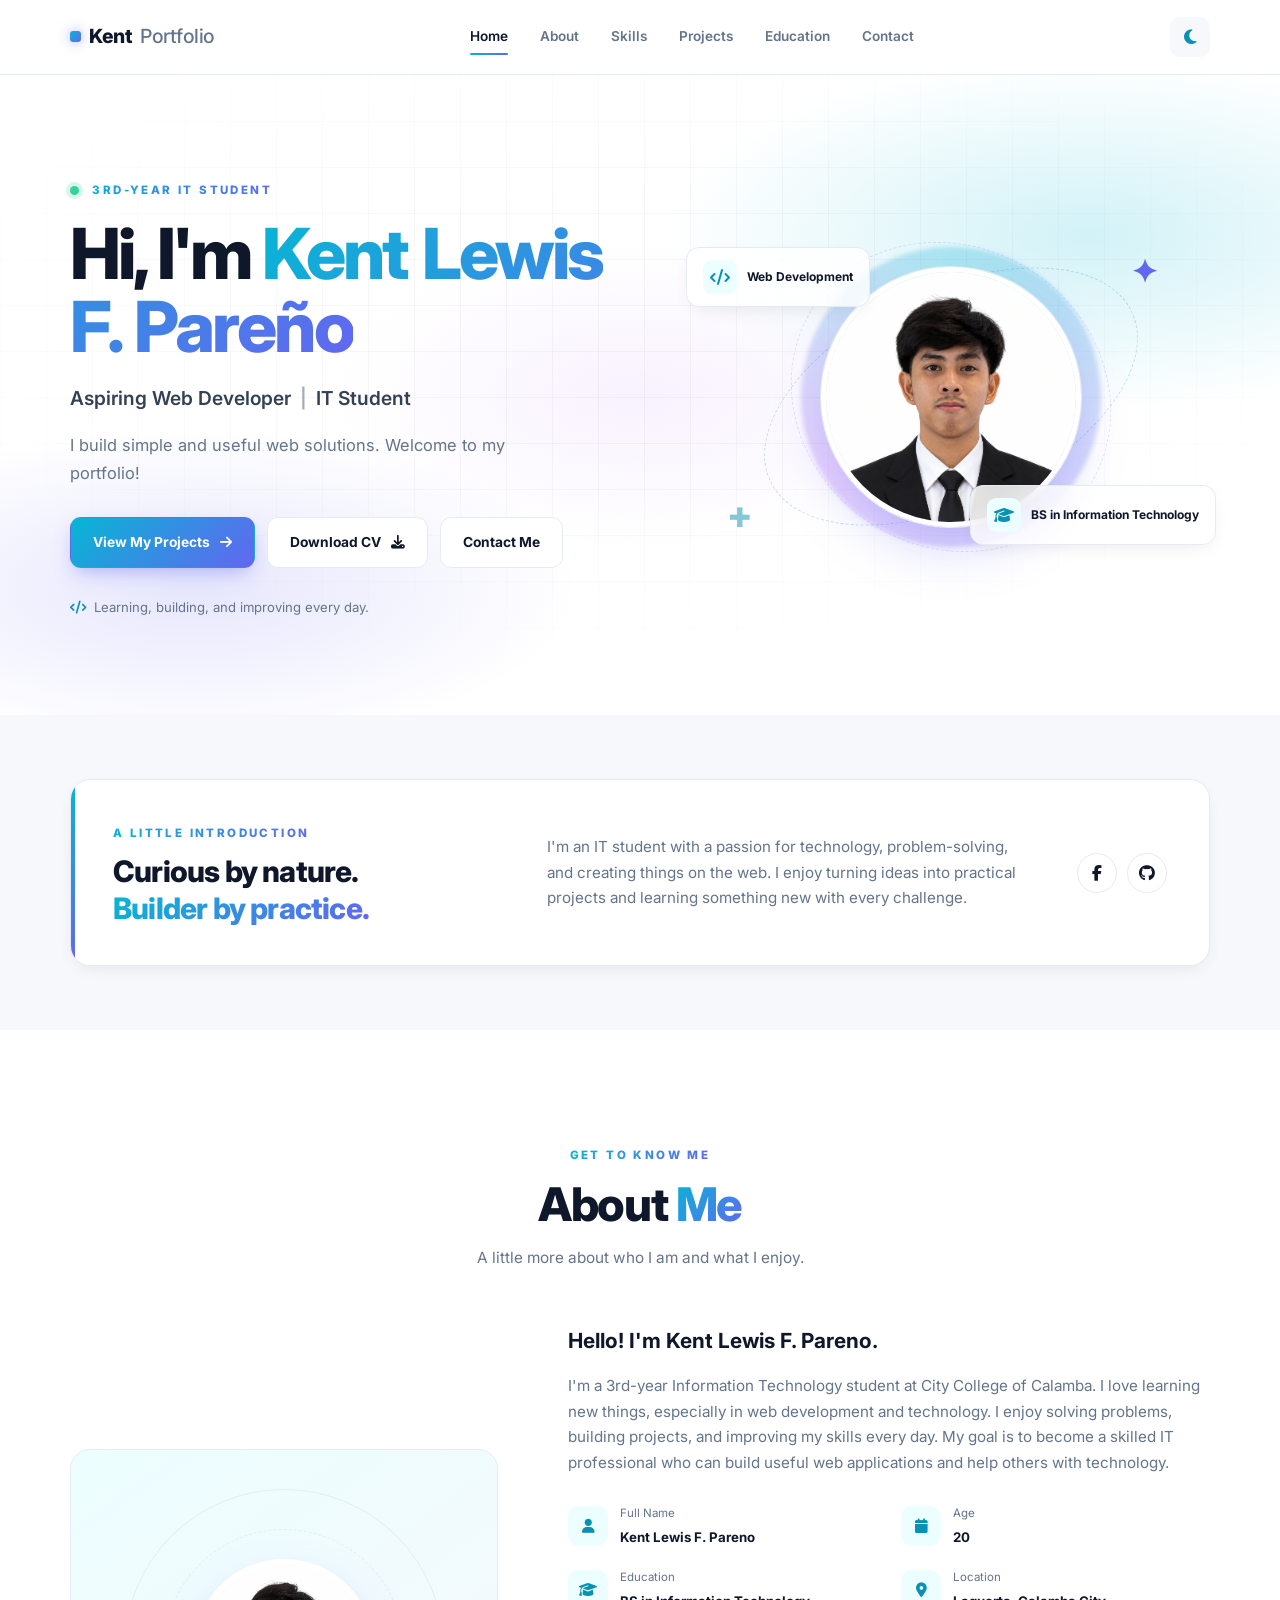
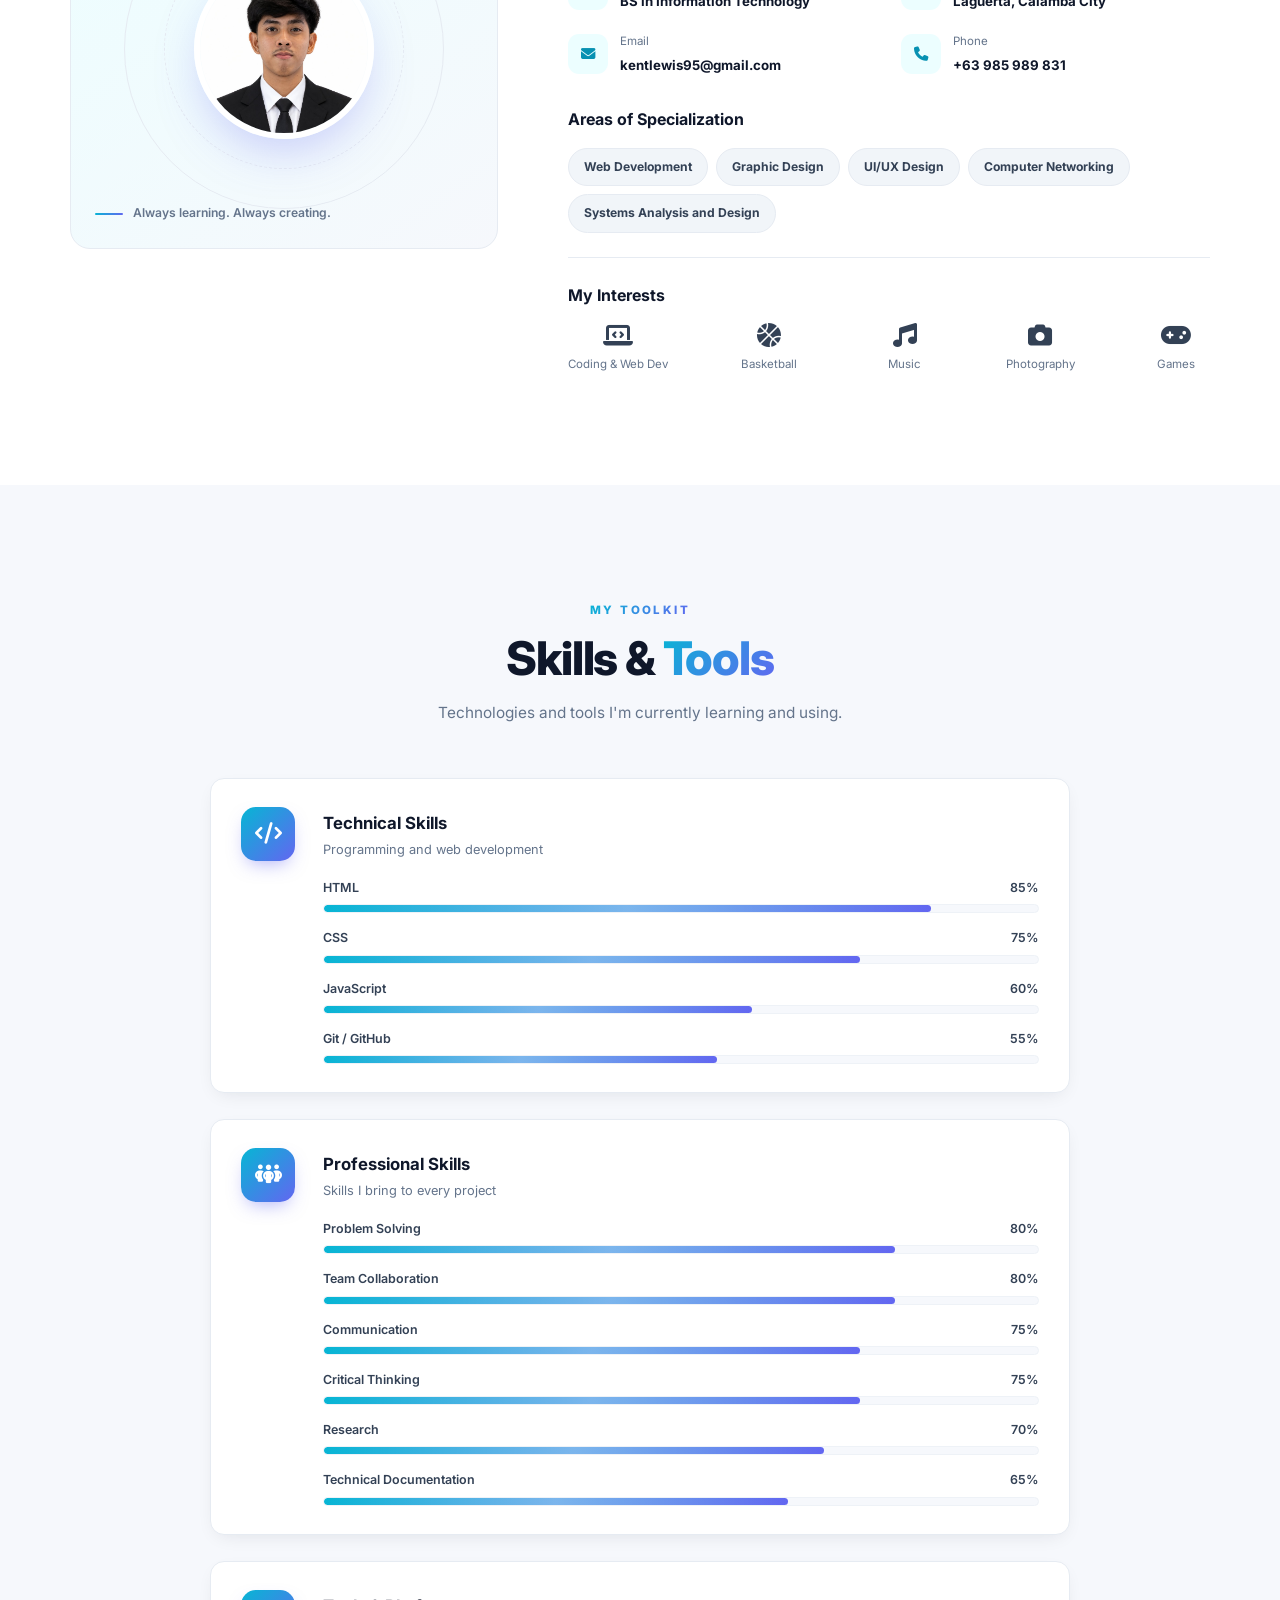
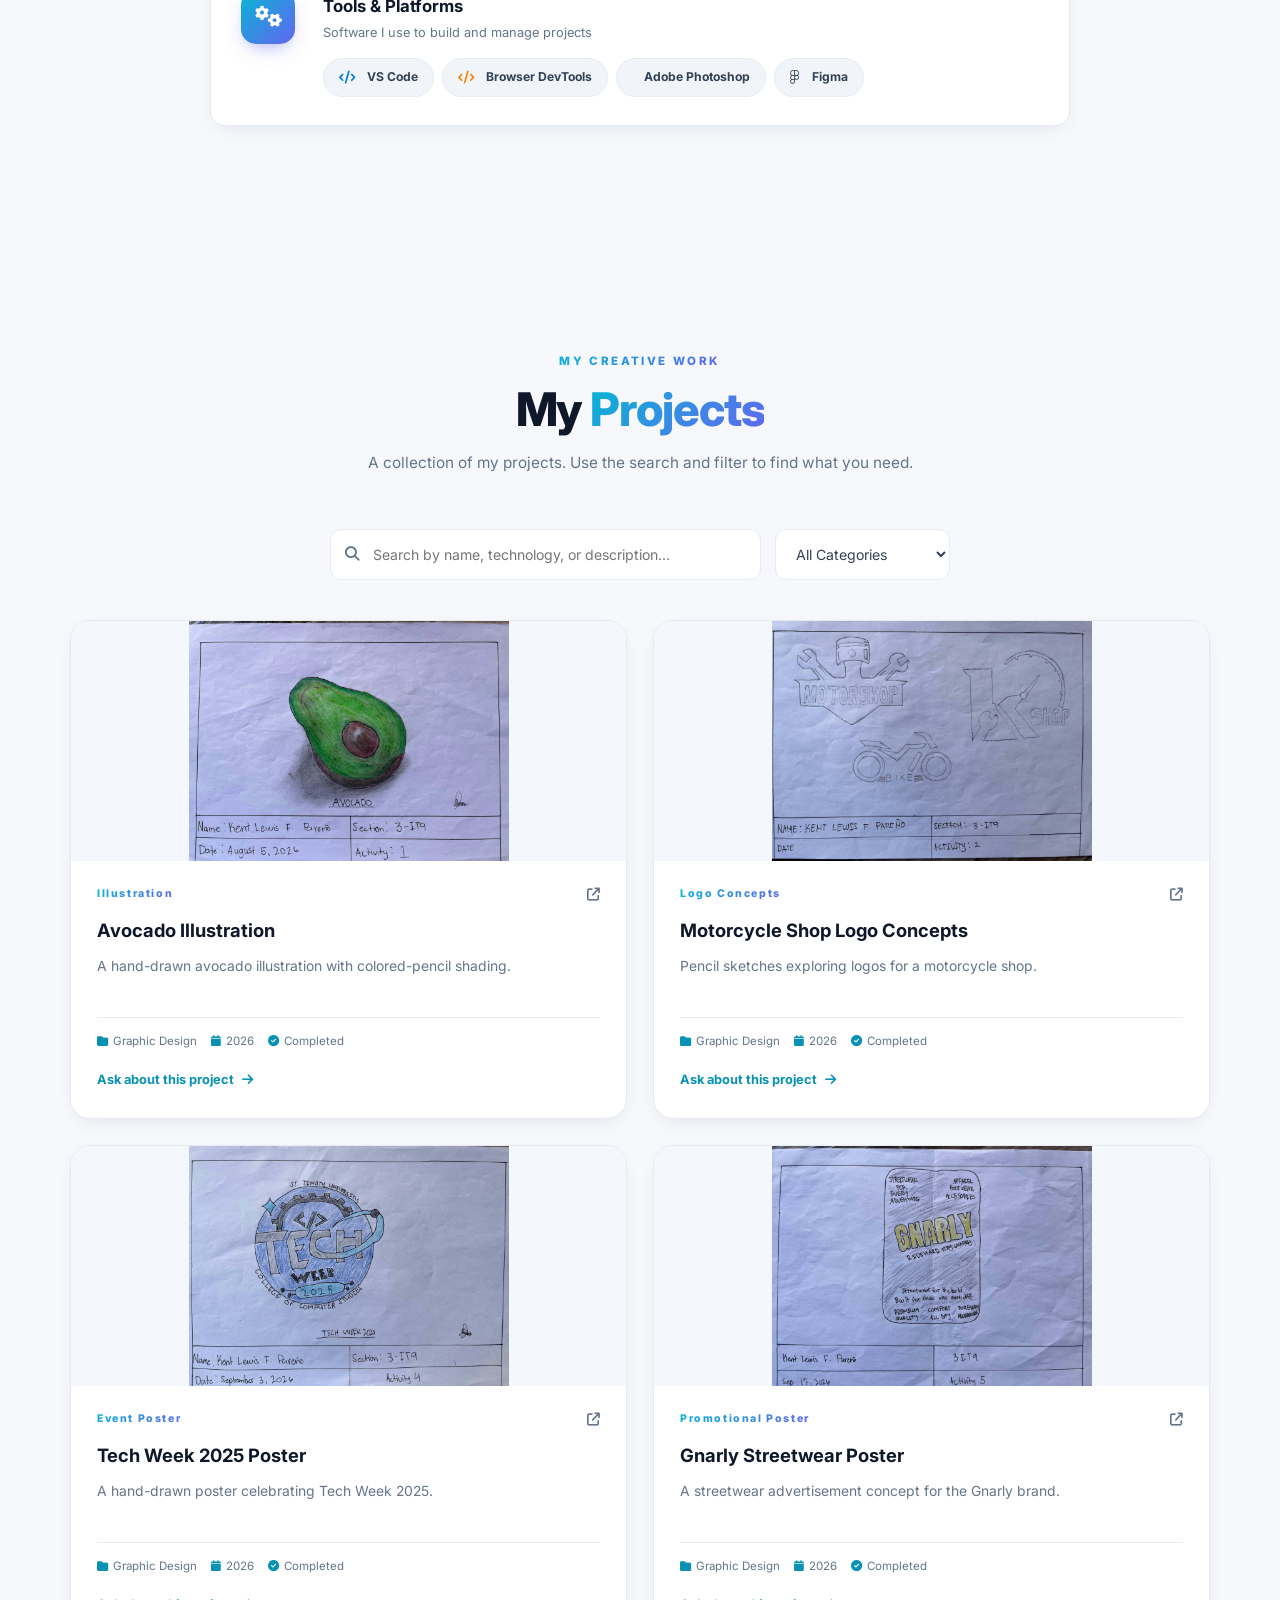
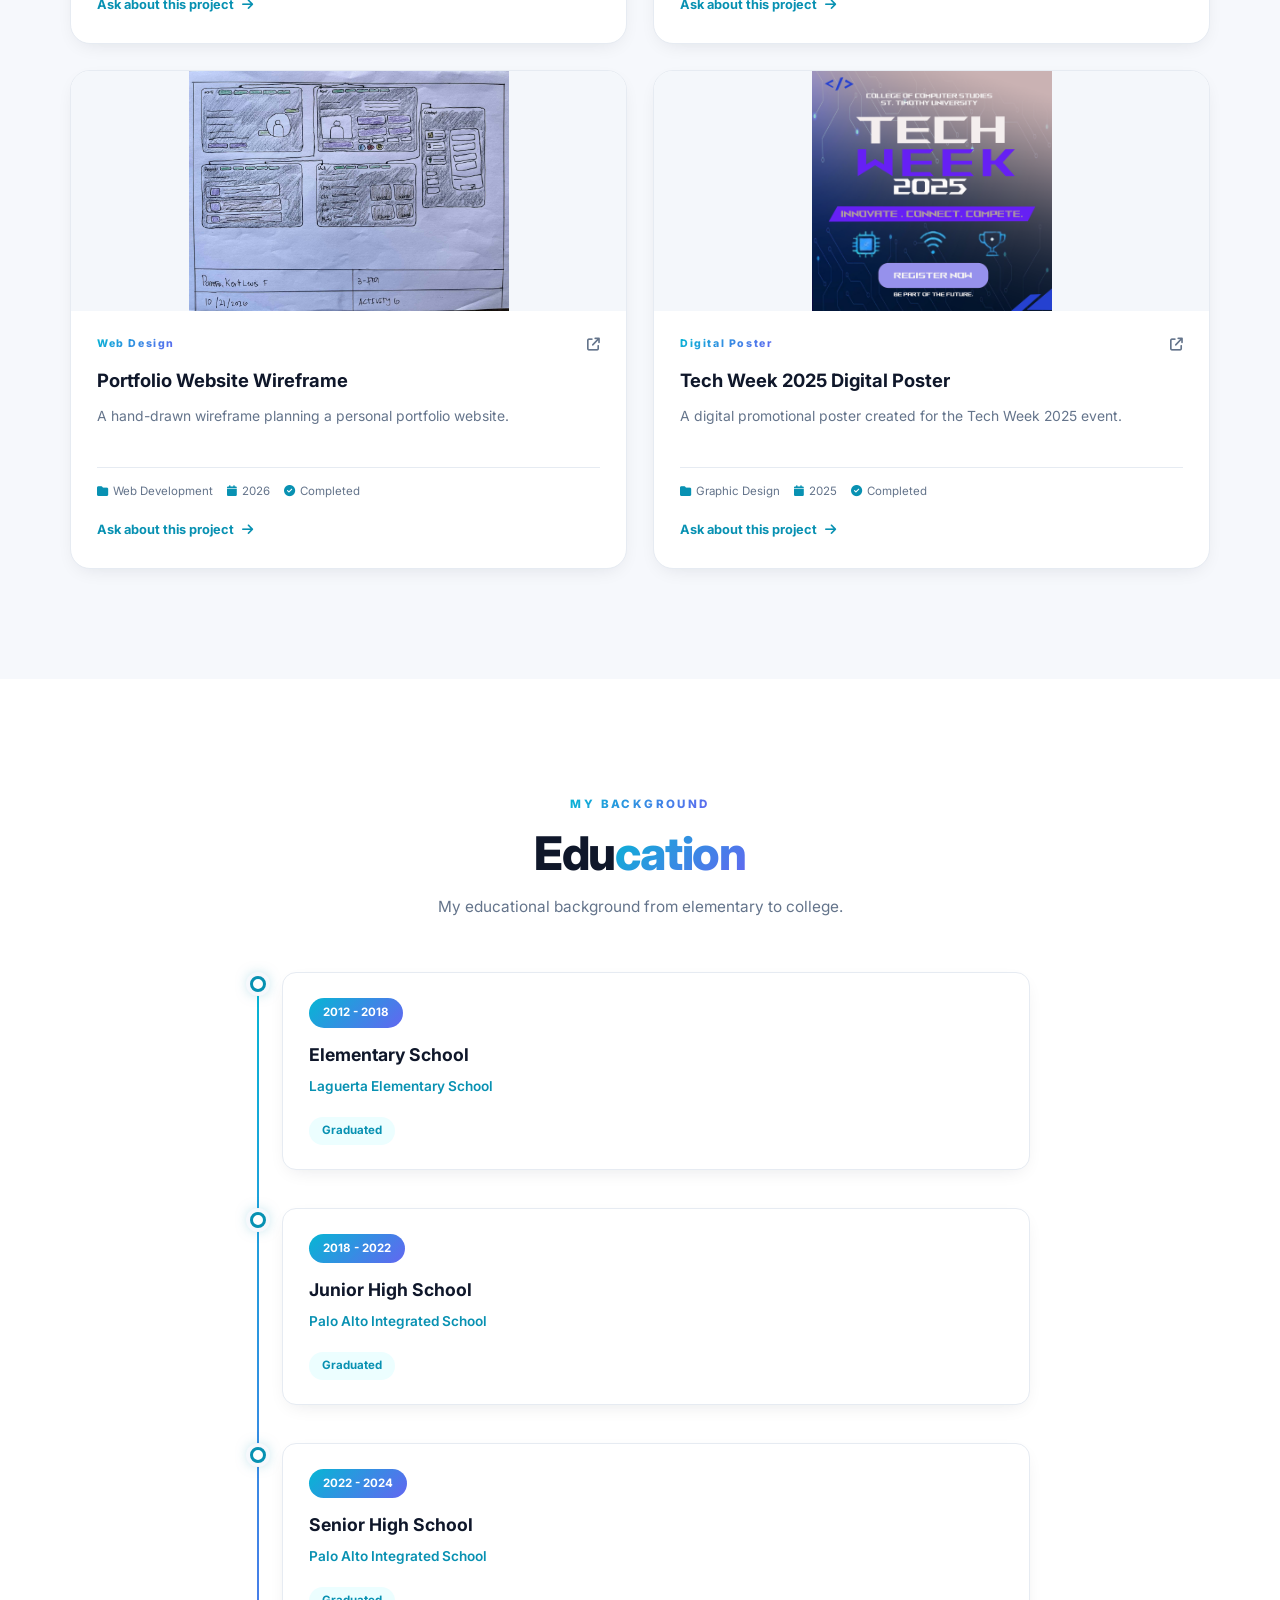
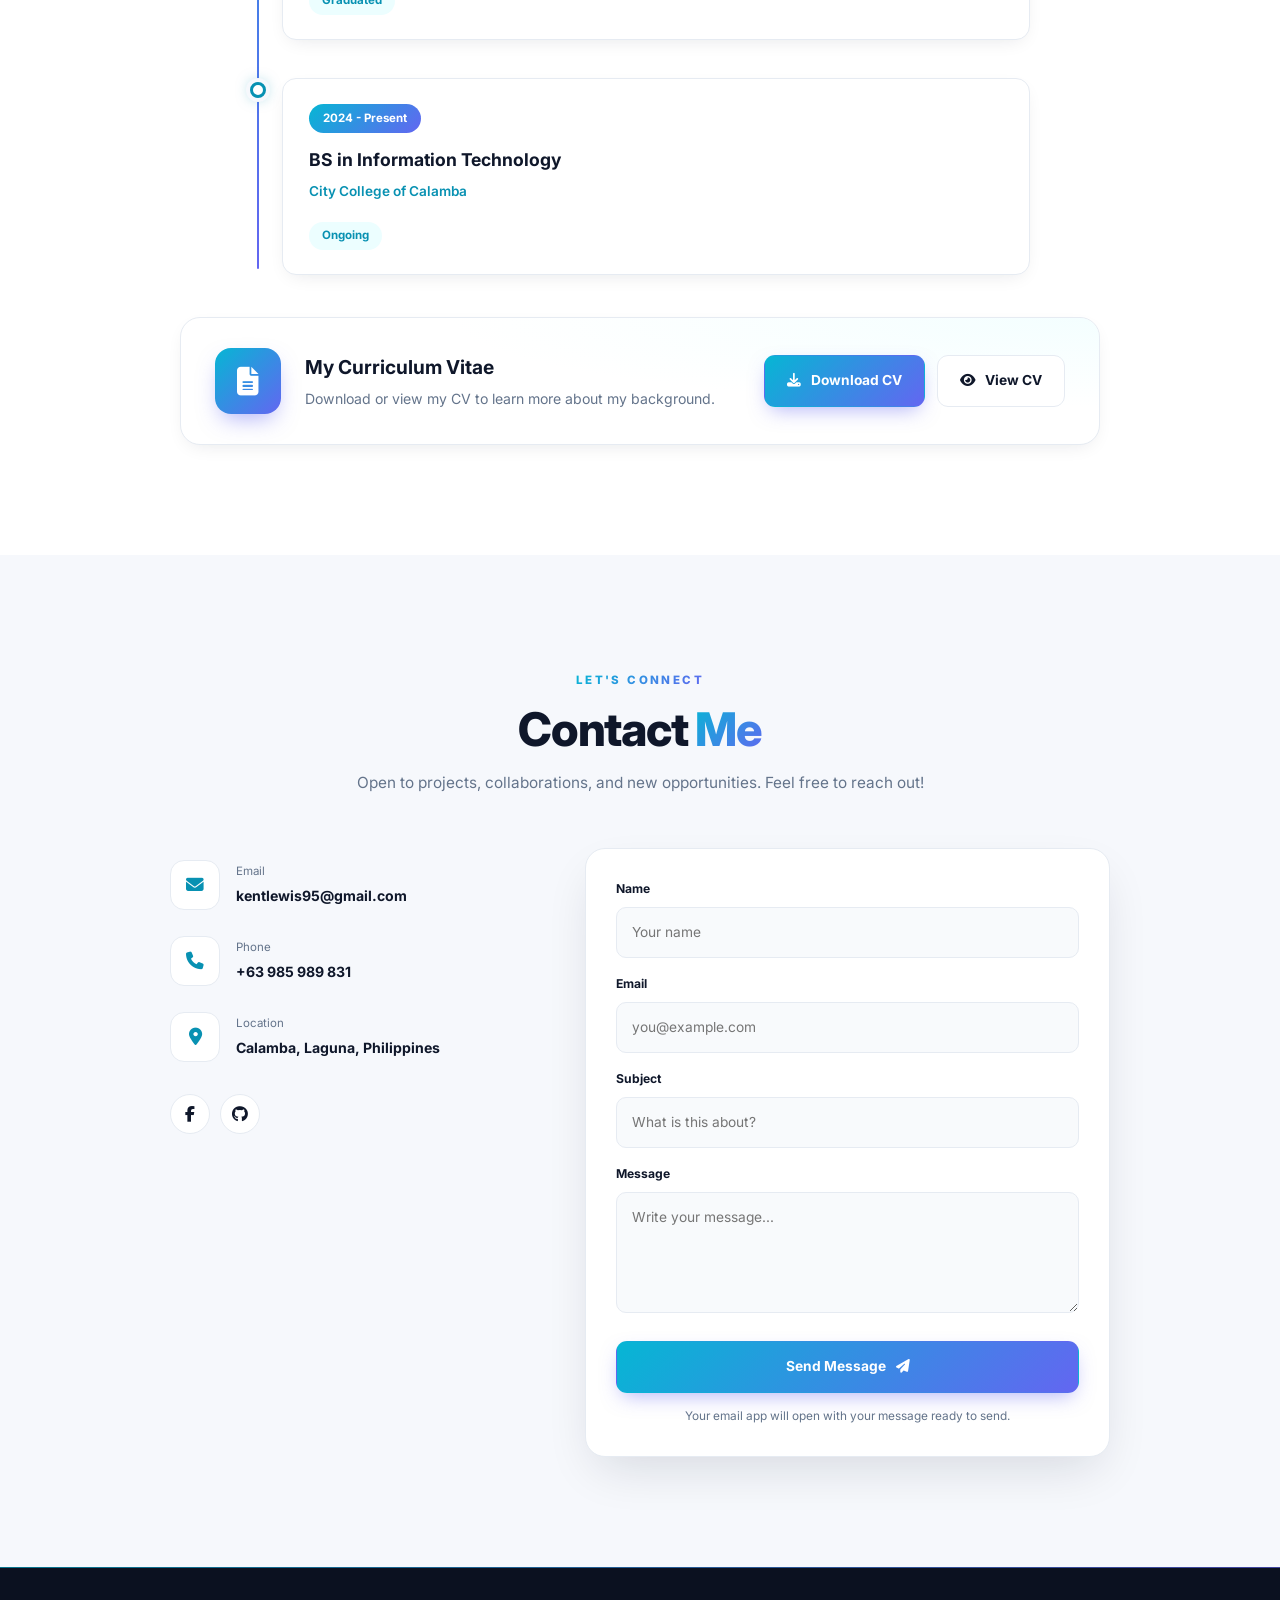
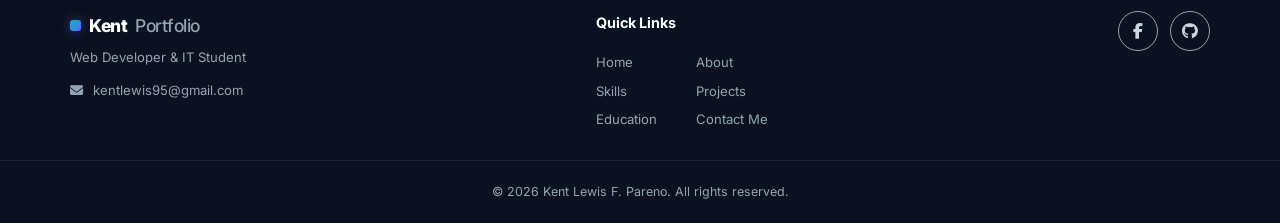
<file: index.html>
<!DOCTYPE html>
<html lang="en">
<head>
  <meta charset="UTF-8">
  <meta name="viewport" content="width=device-width, initial-scale=1.0">

  <!-- SEO Meta Tags -->
  <title>Kent Lewis F. Pareno | IT Professional Portfolio</title>
  <meta name="description" content="Kent Lewis F. Pareno - IT student and aspiring web developer. Explore my skills, projects, experience, education, and downloadable CV.">
  <meta name="keywords" content="Kent Lewis Pareno, IT portfolio, web developer, IT student, graphic design, Philippines, Calamba, portfolio">
  <meta name="author" content="Kent Lewis F. Pareno">

  <!-- Canonical URL (change this to your real domain after hosting) -->
  <link rel="canonical" href="https://kentportfolio.example.com/">

  <!-- Open Graph (for social media sharing previews) -->
  <meta property="og:type" content="website">
  <meta property="og:title" content="Kent Lewis F. Pareno | IT Professional Portfolio">
  <meta property="og:description" content="IT student and aspiring web developer. Explore my skills, projects, experience, education, and downloadable CV.">
  <meta property="og:image" content="assets/images/profile.jpeg">
  <meta property="og:url" content="https://kentportfolio.example.com/">

  <!-- Twitter Card -->
  <meta name="twitter:card" content="summary_large_image">
  <meta name="twitter:title" content="Kent Lewis F. Pareno | IT Professional Portfolio">
  <meta name="twitter:description" content="IT student and aspiring web developer. Explore my portfolio.">

  <!-- Styles and Fonts -->
  <link rel="stylesheet" href="/assets/css/style.css?v=20261108">
  <link rel="preconnect" href="https://fonts.googleapis.com">
  <link rel="preconnect" href="https://fonts.gstatic.com" crossorigin>
  <link href="https://fonts.googleapis.com/css2?family=Inter:wght@400;500;600;700;800&display=swap" rel="stylesheet">
  <link rel="stylesheet" href="https://cdnjs.cloudflare.com/ajax/libs/font-awesome/6.5.2/css/all.min.css">

  <!-- Set dark/light theme before page loads to prevent flashing -->
  <script>
    var savedTheme = localStorage.getItem("theme") || "light";
    document.documentElement.setAttribute("data-theme", savedTheme);
  </script>
</head>
<body>
  <!-- ==================== HEADER & NAVIGATION ==================== -->
  <header class="site-header">
    <nav class="navbar container" aria-label="Main navigation">
      <a class="brand" href="#home">Kent <span>Portfolio</span></a>

      <button class="menu-toggle" id="menuToggle" aria-label="Toggle navigation" aria-expanded="false">
        <i class="fa-solid fa-bars"></i>
      </button>

      <div class="nav-links" id="navLinks">
        <a href="#home" class="nav-link active">Home</a>
        <a href="#about" class="nav-link">About</a>
        <a href="#skills" class="nav-link">Skills</a>
        <a href="#projects" class="nav-link">Projects</a>
        <a href="#education" class="nav-link">Education</a>
        <a href="#contact" class="nav-link">Contact</a>
      </div>

      <!-- Dark Mode Toggle Button -->
      <button class="theme-toggle" id="themeToggle" aria-label="Toggle dark mode">
        <i class="fa-solid fa-moon"></i>
      </button>
    </nav>
  </header>

  <main>
    <!-- ==================== HERO / HOME ==================== -->
    <section class="hero section" id="home">
      <div class="container hero-grid">
        <div class="hero-copy">
          <p class="eyebrow"><span class="status-dot"></span>  3RD-YEAR IT STUDENT</p>
          <h1>Hi, I'm <span style="word-spacing: 3px;"> Kent Lewis F. Pareño</span></h1>
          <h2>Aspiring  Web Developer <span class="muted">|</span> IT Student</h2>
          <p class="lead">I build simple and useful web solutions. Welcome to my portfolio!</p>

          <div class="hero-actions">
            <a class="btn btn-primary" href="#projects">View My Projects <i class="fa-solid fa-arrow-right"></i></a>
            <a class="btn btn-outline" href="assets/CV/Kent-CV.jpg" download="Kent-CV.jpg">Download CV <i class="fa-solid fa-download"></i></a>
            <a class="btn btn-outline" href="#contact">Contact Me</a>
          </div>

          <div class="hero-note"><i class="fa-solid fa-code"></i> Learning, building, and improving every day.</div>
        </div>

        <div class="hero-art" aria-label="Decorative profile illustration">
          <div class="art-orbit orbit-one"></div>
          <div class="art-orbit orbit-two"></div>
          <img class="profile-placeholder" src="assets/images/profile.jpeg" alt="Portrait of Kent Lewis">
          <div class="floating-card card-code">
            <i class="fa-solid fa-code"></i>
            <span>Web Development</span>
          </div>
          <div class="floating-card card-student">
            <i class="fa-solid fa-graduation-cap"></i>
            <span>BS in Information Technology</span>
          </div>
          <div class="art-spark spark-one">✦</div>
          <div class="art-spark spark-two">+</div>
        </div>
      </div>
    </section>

    <!-- ==================== QUICK INTRO ==================== -->
    <section class="quick-intro section section-soft">
      <div class="container intro-row">
        <div>
          <p class="eyebrow">A LITTLE INTRODUCTION</p>
          <h2>Curious by nature.<br><span class="text-accent">Builder by practice.</span></h2>
        </div>
        <p class="intro-description">I'm an IT student with a passion for technology, problem-solving, and creating things on the web. I enjoy turning ideas into practical projects and learning something new with every challenge.</p>

        <div class="social-links">
          <a href="https://www.facebook.com/share/1LxEEzF8vu/" target="_blank" rel="noreferrer" aria-label="Facebook"><i class="fa-brands fa-facebook-f"></i></a>
          <a href="https://github.com/Kent-30" target="_blank" rel="noreferrer" aria-label="GitHub"><i class="fa-brands fa-github"></i></a>
        </div>
      </div>
    </section>

    <!-- ==================== ABOUT ME ==================== -->
    <section class="section" id="about">
      <div class="container">
        <div class="section-heading">
          <p class="eyebrow">GET TO KNOW ME</p>
          <h2>About <span class="text-accent">Me</span></h2>
          <p>A little more about who I am and what I enjoy.</p>
        </div>

        <div class="about-grid">
          <div class="about-visual">
            <img class="about-avatar" src="assets/images/profile.jpeg" alt="Portrait of Kent Lewis">
            <div class="about-caption">
              <span class="caption-line"></span>
              <span>Always learning. Always creating.</span>
            </div>
          </div>

          <div class="about-content">
            <h3>Hello! I'm Kent Lewis F. Pareno.</h3>
            <p>I'm a 3rd-year Information Technology student at City College of Calamba. I love learning new things, especially in web development and technology. I enjoy solving problems, building projects, and improving my skills every day. My goal is to become a skilled IT professional who can build useful web applications and help others with technology.</p>

            <!-- Basic Information Grid -->
            <div class="details-grid">
              <div class="detail-item">
                <span class="detail-icon"><i class="fa-solid fa-user"></i></span>
                <div>
                  <small>Full Name</small>
                  <strong>Kent Lewis F. Pareno</strong>
                </div>
              </div>
              <div class="detail-item">
                <span class="detail-icon"><i class="fa-solid fa-calendar"></i></span>
                <div>
                  <small>Age</small>
                  <strong>20</strong>
                </div>
              </div>
              <div class="detail-item">
                <span class="detail-icon"><i class="fa-solid fa-graduation-cap"></i></span>
                <div>
                  <small>Education</small>
                  <strong>BS in Information Technology</strong>
                </div>
              </div>
              <div class="detail-item">
                <span class="detail-icon"><i class="fa-solid fa-location-dot"></i></span>
                <div>
                  <small>Location</small>
                  <strong>Laguerta, Calamba City</strong>
                </div>
              </div>
              <div class="detail-item">
                <span class="detail-icon"><i class="fa-solid fa-envelope"></i></span>
                <div>
                  <small>Email</small>
                  <strong>kentlewis95@gmail.com</strong>
                </div>
              </div>
              <div class="detail-item">
                <span class="detail-icon"><i class="fa-solid fa-phone"></i></span>
                <div>
                  <small>Phone</small>
                  <strong>+63 985 989 831</strong>
                </div>
              </div>
            </div>

            <!-- Areas of Specialization -->
            <div class="specialization">
              <h3>Areas of Specialization</h3>
              <div class="tags tags-large">
                <span>Web Development</span>
                <span>Graphic Design</span>
                <span>UI/UX Design</span>
                <span>Computer Networking</span>
                <span>Systems Analysis and Design</span>
              </div>
            </div>

            <div class="interests">
              <h3>My Interests</h3>
              <div class="interest-list">
                <div class="interest">
                  <i class="fa-solid fa-laptop-code"></i>
                  <span>Coding & Web Dev</span>
                </div>
                <div class="interest">
                  <i class="fa-solid fa-basketball"></i>
                  <span>Basketball</span>
                </div>
                <div class="interest">
                  <i class="fa-solid fa-music"></i>
                  <span>Music</span>
                </div>
                <div class="interest">
                  <i class="fa-solid fa-camera"></i>
                  <span>Photography</span>
                </div>
                <div class="interest">
                  <i class="fa-solid fa-gamepad"></i>
                  <span>Games</span>
                </div>
              </div>
            </div>
          </div>
        </div>
      </div>
    </section>

    <!-- ==================== SKILLS ==================== -->
    <section class="section section-soft" id="skills">
      <div class="container">
        <div class="section-heading">
          <p class="eyebrow">MY TOOLKIT</p>
          <h2>Skills & <span class="text-accent">Tools</span></h2>
          <p>Technologies and tools I'm currently learning and using.</p>
        </div>

        <div class="skills-layout">
          <!-- Technical Skills -->
          <div class="skill-group">
            <div class="skill-group-icon"><i class="fa-solid fa-code"></i></div>
            <div class="skill-group-content">
              <h3>Technical Skills</h3>
              <p class="skill-subtitle">Programming and web development</p>
              <div class="skill-bars">
                <div class="skill-bar">
                  <div class="skill-bar-top"><span>HTML</span><span>85%</span></div>
                  <div class="skill-bar-track"><div class="skill-bar-fill" style="width:85%"></div></div>
                </div>
                <div class="skill-bar">
                  <div class="skill-bar-top"><span>CSS</span><span>75%</span></div>
                  <div class="skill-bar-track"><div class="skill-bar-fill" style="width:75%"></div></div>
                </div>
                <div class="skill-bar">
                  <div class="skill-bar-top"><span>JavaScript</span><span>60%</span></div>
                  <div class="skill-bar-track"><div class="skill-bar-fill" style="width:60%"></div></div>
                </div>
                <div class="skill-bar">
                  <div class="skill-bar-top"><span>Git / GitHub</span><span>55%</span></div>
                  <div class="skill-bar-track"><div class="skill-bar-fill" style="width:55%"></div></div>
                </div>
              </div>
            </div>
          </div>
          
          <!-- Professional Skills -->
          <div class="skill-group">
            <div class="skill-group-icon"><i class="fa-solid fa-people-group"></i></div>
            <div class="skill-group-content">
              <h3>Professional Skills</h3>
              <p class="skill-subtitle">Skills I bring to every project</p>
              <div class="skill-bars">
                <div class="skill-bar">
                  <div class="skill-bar-top"><span>Problem Solving</span><span>80%</span></div>
                  <div class="skill-bar-track"><div class="skill-bar-fill" style="width:80%"></div></div>
                </div>
                <div class="skill-bar">
                  <div class="skill-bar-top"><span>Team Collaboration</span><span>80%</span></div>
                  <div class="skill-bar-track"><div class="skill-bar-fill" style="width:80%"></div></div>
                </div>
                <div class="skill-bar">
                  <div class="skill-bar-top"><span>Communication</span><span>75%</span></div>
                  <div class="skill-bar-track"><div class="skill-bar-fill" style="width:75%"></div></div>
                </div>
                <div class="skill-bar">
                  <div class="skill-bar-top"><span>Critical Thinking</span><span>75%</span></div>
                  <div class="skill-bar-track"><div class="skill-bar-fill" style="width:75%"></div></div>
                </div>
                <div class="skill-bar">
                  <div class="skill-bar-top"><span>Research</span><span>70%</span></div>
                  <div class="skill-bar-track"><div class="skill-bar-fill" style="width:70%"></div></div>
                </div>
                <div class="skill-bar">
                  <div class="skill-bar-top"><span>Technical Documentation</span><span>65%</span></div>
                  <div class="skill-bar-track"><div class="skill-bar-fill" style="width:65%"></div></div>
                </div>
              </div>
            </div>
          </div>

          <!-- Tools & Platforms -->
          <div class="skill-group">
            <div class="skill-group-icon"><i class="fa-solid fa-gears"></i></div>
            <div class="skill-group-content">
              <h3>Tools & Platforms</h3>
              <p class="skill-subtitle">Software I use to build and manage projects</p>
              <div class="tags tags-large">
                <span><i class="fa-solid fa-code" style="color:#007acc;margin-right:6px;"></i>VS Code</span>
                <span><i class="fa-solid fa-code" style="color:#f6820d;margin-right:6px;"></i>Browser DevTools</span>
                <span><i class="fa-brands fa-adobe" style="color:#ff0000;margin-right:6px;"></i>Adobe Photoshop</span>
                <span><i class="fa-brands fa-figma" style="margin-right:6px;"></i>Figma</span>
              </div>
            </div>
          </div>
        </div>
      </div>
    </section>

    <!-- ==================== PROJECTS WITH SEARCH ==================== -->
    <section class="section section-soft" id="projects">
      <div class="container">
        <div class="section-heading">
          <p class="eyebrow">MY CREATIVE WORK</p>
          <h2>My <span class="text-accent">Projects</span></h2>
          <p>A collection of my projects. Use the search and filter to find what you need.</p>
        </div>

        <!-- Search and Filter Bar -->
        <div class="search-bar">
          <div class="search-input-wrap">
            <i class="fa-solid fa-magnifying-glass"></i>
            <input type="text" id="projectSearch" placeholder="Search by name, technology, or description..." aria-label="Search projects">
          </div>
          <select id="categoryFilter" aria-label="Filter by category">
            <option value="">All Categories</option>
          </select>
        </div>

        <!-- Project Grid -->
        <div class="project-grid" id="projectGrid">
        </div>

        <!-- Message shown when no projects match the search -->
        <p class="no-results" id="noResults" style="display:none;">No projects found. Try a different search or filter.</p>
      </div>
    </section>

    <!-- ==================== EDUCATION & CREDENTIALS ==================== -->
    <section class="section" id="education">
      <div class="container">
        <div class="section-heading">
          <p class="eyebrow">MY BACKGROUND</p>
          <h2>Edu<span class="text-accent">cation</span></h2>
          <p>My educational background from elementary to college.</p>
        </div>

        <div class="timeline">
          <div class="timeline-item">
            <div class="timeline-dot"></div>
            <div class="timeline-content">
              <span class="timeline-date">2012 - 2018</span>
              <h3>Elementary School</h3>
              <p class="timeline-company">Laguerta Elementary School</p>
              <span class="timeline-status">Graduated</span>
            </div>
          </div>
          <div class="timeline-item">
            <div class="timeline-dot"></div>
            <div class="timeline-content">
              <span class="timeline-date">2018 - 2022</span>
              <h3>Junior High School</h3>
              <p class="timeline-company">Palo Alto Integrated School</p>
              <span class="timeline-status">Graduated</span>
            </div>
          </div>
          <div class="timeline-item">
            <div class="timeline-dot"></div>
            <div class="timeline-content">
              <span class="timeline-date">2022 - 2024</span>
              <h3>Senior High School</h3>
              <p class="timeline-company">Palo Alto Integrated School</p>
              <span class="timeline-status">Graduated</span>
            </div>
          </div>
          <div class="timeline-item">
            <div class="timeline-dot"></div>
            <div class="timeline-content">
              <span class="timeline-date">2024 - Present</span>
              <h3>BS in Information Technology</h3>
              <p class="timeline-company">City College of Calamba</p>
              <span class="timeline-status">Ongoing</span>
            </div>
          </div>
        </div>

        <!-- CV Download Section -->
        <div class="cv-section">
          <div class="cv-card">
            <div class="cv-icon"><i class="fa-solid fa-file-lines"></i></div>
            <div class="cv-text">
              <h3>My Curriculum Vitae</h3>
              <p>Download or view my CV to learn more about my background.</p>
            </div>
            <div class="cv-buttons">
              <a class="btn btn-primary" href="assets/CV/Kent-CV.jpg" download="Kent-CV.jpg">
                <i class="fa-solid fa-download"></i> Download CV
              </a>
              <a class="btn btn-outline" href="assets/CV/Kent-CV.jpg" target="_blank" rel="noreferrer">
                <i class="fa-solid fa-eye"></i> View CV
              </a>
            </div>
          </div>
        </div>
      </div>
    </section>

    <!-- ==================== CONTACT ==================== -->
    <section class="section section-soft" id="contact">
      <div class="container">
        <div class="section-heading">
          <p class="eyebrow">LET'S CONNECT</p>
          <h2>Contact <span class="text-accent">Me</span></h2>
          <p>Open to projects, collaborations, and new opportunities. Feel free to reach out!</p>
        </div>

        <div class="contact-grid">
          <div class="contact-info">
            <a class="contact-item" href="mailto:kentlewis95@gmail.com">
              <span class="contact-icon"><i class="fa-solid fa-envelope"></i></span>
              <span>
                <small>Email</small>
                <strong>kentlewis95@gmail.com</strong>
              </span>
            </a>
            <div class="contact-item">
              <span class="contact-icon"><i class="fa-solid fa-phone"></i></span>
              <span>
                <small>Phone</small>
                <strong>+63 985 989 831</strong>
              </span>
            </div>
            <div class="contact-item">
              <span class="contact-icon"><i class="fa-solid fa-location-dot"></i></span>
              <span>
                <small>Location</small>
                <strong>Calamba, Laguna, Philippines</strong>
              </span>
            </div>

            <div class="social-links contact-social">
              <a href="https://www.facebook.com/share/1LxEEzF8vu/" target="_blank" rel="noreferrer" aria-label="Facebook"><i class="fa-brands fa-facebook-f"></i></a>
              <a href="https://github.com/Kent-30" target="_blank" rel="noreferrer" aria-label="GitHub"><i class="fa-brands fa-github"></i></a>
            </div>
          </div>

          <form class="contact-form" id="contactForm">
            <div class="form-row">
              <label for="name">Name</label>
              <input id="name" name="name" type="text" maxlength="100" placeholder="Your name" required>
            </div>
            <div class="form-row">
              <label for="email">Email</label>
              <input id="email" name="email" type="email" maxlength="254" placeholder="you@example.com" required>
            </div>
            <div class="form-row">
              <label for="subject">Subject</label>
              <input id="subject" name="subject" type="text" maxlength="200" placeholder="What is this about?">
            </div>
            <div class="form-row">
              <label for="message">Message</label>
              <textarea id="message" name="message" rows="4" maxlength="5000" placeholder="Write your message..." required></textarea>
            </div>
            <button class="btn btn-primary submit-btn" type="submit">
              Send Message <i class="fa-solid fa-paper-plane"></i>
            </button>
            <p class="form-hint" id="formHint" aria-live="polite">Your email app will open with your message ready to send.</p>
          </form>
        </div>
      </div>
    </section>
  </main>

  <!-- ==================== FOOTER ==================== -->
  <footer class="site-footer">
    <div class="container footer-content">
      <div class="footer-left">
        <a class="brand footer-brand" href="#home">Kent <span>Portfolio</span></a>
        <p>Web Developer & IT Student</p>
        <p class="footer-email"><i class="fa-solid fa-envelope"></i> kentlewis95@gmail.com</p>
      </div>

      <div class="footer-links">
        <h4>Quick Links</h4>
        <div class="footer-links-grid">
          <a href="#home">Home</a>
          <a href="#about">About</a>
          <a href="#skills">Skills</a>
          <a href="#projects">Projects</a>
          <a href="#education">Education</a>
          <a href="#contact">Contact Me</a>
        </div>
      </div>

      <div class="footer-right">
        <div class="social-links footer-social">
          <a href="https://www.facebook.com/share/1LxEEzF8vu/" target="_blank" rel="noreferrer" aria-label="Facebook"><i class="fa-brands fa-facebook-f"></i></a>
          <a href="https://github.com/Kent-30" target="_blank" rel="noreferrer" aria-label="GitHub"><i class="fa-brands fa-github"></i></a>
        </div>
      </div>
    </div>

    <div class="footer-bottom">
      <div class="container">
        <span>© <span id="year"></span> Kent Lewis F. Pareno. All rights reserved.</span>
      </div>
    </div>
  </footer>

  <!-- Back to Top Button -->
  <button class="back-to-top" id="backToTop" aria-label="Back to top"><i class="fa-solid fa-arrow-up"></i></button>

  <script src="assets/js/project-data.js"></script>
  <script src="assets/js/script.js"></script>
</body>
</html>
</file>
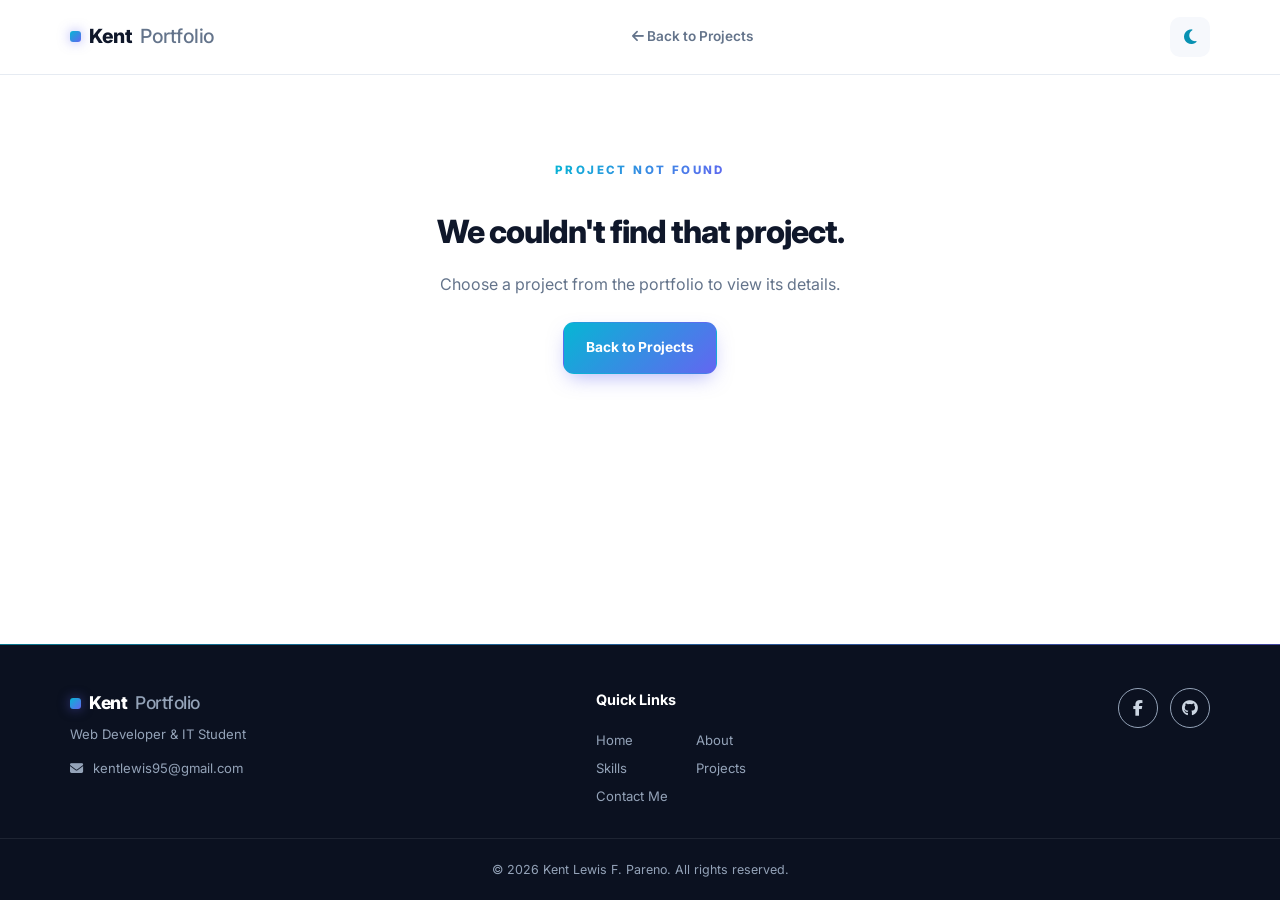
<file: project.html>
<!DOCTYPE html>
<html lang="en">
<head>
  <meta charset="UTF-8">
  <meta name="viewport" content="width=device-width, initial-scale=1.0">
  <meta name="description" content="Explore a project by Kent Lewis F. Pareno.">
  <title>Project | Kent Portfolio</title>
  <link rel="stylesheet" href="/assets/css/style.css?v=20261108">
  <link rel="preconnect" href="https://fonts.googleapis.com">
  <link rel="preconnect" href="https://fonts.gstatic.com" crossorigin>
  <link href="https://fonts.googleapis.com/css2?family=Inter:wght@400;500;600;700;800&display=swap" rel="stylesheet">
  <link rel="stylesheet" href="https://cdnjs.cloudflare.com/ajax/libs/font-awesome/6.5.2/css/all.min.css">
  <script>
    var savedTheme = localStorage.getItem("theme") || "light";
    document.documentElement.setAttribute("data-theme", savedTheme);
  </script>
</head>
<body class="project-page">
  <header class="site-header">
    <nav class="navbar container" aria-label="Main navigation">
      <a class="brand" href="index.html#home">Kent <span>Portfolio</span></a>
      <a class="nav-link" href="index.html#projects"><i class="fa-solid fa-arrow-left"></i> Back to Projects</a>
      <button class="theme-toggle" id="themeToggle" aria-label="Toggle dark mode">
        <i class="fa-solid fa-moon"></i>
      </button>
    </nav>
  </header>

  <main id="projectContent"></main>

  <footer class="site-footer">
    <div class="container footer-content">
      <div class="footer-left">
        <a class="brand footer-brand" href="index.html#home">Kent <span>Portfolio</span></a>
        <p>Web Developer & IT Student</p>
        <p class="footer-email"><i class="fa-solid fa-envelope"></i> kentlewis95@gmail.com</p>
      </div>
      <div class="footer-links">
        <h4>Quick Links</h4>
        <div class="footer-links-grid">
          <a href="index.html#home">Home</a>
          <a href="index.html#about">About</a>
          <a href="index.html#skills">Skills</a>
          <a href="index.html#projects">Projects</a>
          <a href="index.html#contact">Contact Me</a>
        </div>
      </div>
      <div class="footer-right">
        <div class="social-links footer-social">
          <a href="https://www.facebook.com/share/1LxEEzF8vu/" target="_blank" rel="noreferrer" aria-label="Facebook"><i class="fa-brands fa-facebook-f"></i></a>
          <a href="https://github.com/Kent-30" target="_blank" rel="noreferrer" aria-label="GitHub"><i class="fa-brands fa-github"></i></a>
        </div>
      </div>
    </div>
    <div class="footer-bottom">
      <div class="container">
        <span>© <span id="year"></span> Kent Lewis F. Pareno. All rights reserved.</span>
      </div>
    </div>
  </footer>

  <script src="assets/js/project-data.js"></script>
  <script src="assets/js/project-detail.js"></script>
  <script src="assets/js/script.js"></script>
</body>
</html>
</file>
<file: assets/css/style.css>
/* ============================================================
   KENT PORTFOLIO — STYLESHEET
   Modern, professional developer portfolio with "wow" factor.
   All visual design lives here; content/data is untouched.
   Edit theme colors in the :root variables below.
   ============================================================ */

/* ============================================================
   THEME TOKENS — LIGHT (default)
   ============================================================ */
:root {
  --primary: #0f172a;
  --primary-light: #334155;
  --accent: #0891b2;
  --accent-2: #6366f1;
  --accent-grad: linear-gradient(135deg, #06b6d4 0%, #6366f1 100%);
  --accent-soft: #ecfeff;
  --text: #334155;
  --muted: #64748b;
  --bg: #f6f8fc;
  --white: #ffffff;
  --card: #ffffff;
  --border: #e6ebf2;
  --border-soft: #eef2f7;
  --shadow: 0 20px 50px -12px rgba(15, 23, 42, .14);
  --shadow-sm: 0 6px 20px -8px rgba(15, 23, 42, .12);
  --radius: 20px;
  --radius-sm: 14px;
  --header-bg: rgba(255, 255, 255, .78);
  --input-bg: #f8fafc;
  --tag-bg: #f1f5f9;
  --project-img-bg: #f4f7fb;
  --footer-bg: #0b1120;
  --footer-text: #cbd5e1;
  --footer-muted: #94a3b8;
  --grid-line: rgba(15, 23, 42, .035);
  --glow: 0 0 0 1px rgba(8, 145, 178, .12), 0 12px 30px -10px rgba(99, 102, 241, .3);
}

/* ============================================================
   THEME TOKENS — DARK
   ============================================================ */
[data-theme="dark"] {
  --primary: #f1f5f9;
  --primary-light: #cbd5e1;
  --accent: #22d3ee;
  --accent-2: #818cf8;
  --accent-grad: linear-gradient(135deg, #22d3ee 0%, #818cf8 100%);
  --accent-soft: rgba(34, 211, 238, .1);
  --text: #cbd5e1;
  --muted: #94a3b8;
  --bg: #0a0f1a;
  --white: #111827;
  --card: #131a26;
  --border: #1e293b;
  --border-soft: #182334;
  --shadow: 0 20px 50px -12px rgba(0, 0, 0, .5);
  --shadow-sm: 0 6px 20px -8px rgba(0, 0, 0, .4);
  --header-bg: rgba(10, 15, 26, .72);
  --input-bg: #0f1623;
  --tag-bg: #1a2332;
  --project-img-bg: #0f1623;
  --footer-bg: #060a12;
  --footer-text: #cbd5e1;
  --footer-muted: #64748b;
  --grid-line: rgba(148, 163, 184, .06);
  --glow: 0 0 0 1px rgba(34, 211, 238, .15), 0 12px 30px -10px rgba(129, 140, 248, .35);
}

/* ============================================================
   BASE & RESET
   ============================================================ */
*, *::before, *::after { box-sizing: border-box; margin: 0; padding: 0; }
html { scroll-behavior: smooth; scroll-padding-top: 90px; -webkit-text-size-adjust: 100%; }
body {
  font-family: 'Inter', -apple-system, BlinkMacSystemFont, Arial, sans-serif;
  color: var(--text);
  background: var(--white);
  line-height: 1.7;
  transition: background .4s ease, color .4s ease;
  overflow-x: hidden;
  -webkit-font-smoothing: antialiased;
}
a { color: inherit; text-decoration: none; }
button, input, textarea, select { font: inherit; color: inherit; }
img { max-width: 100%; display: block; }
ul, ol { list-style: none; }

/* Custom scrollbar */
::-webkit-scrollbar { width: 11px; height: 11px; }
::-webkit-scrollbar-track { background: var(--bg); }
::-webkit-scrollbar-thumb { background: var(--border); border-radius: 100px; border: 3px solid var(--bg); }
::-webkit-scrollbar-thumb:hover { background: var(--accent); }

::selection { background: var(--accent); color: #fff; }

/* ============================================================
   LAYOUT
   ============================================================ */
.container { width: min(1140px, calc(100% - 44px)); margin-inline: auto; }

.section { padding: 110px 0; position: relative; }
.section-soft { background: var(--bg); }

/* ============================================================
   SHARED UTILITIES
   ============================================================ */
.eyebrow {
  font-size: .72rem;
  font-weight: 800;
  letter-spacing: 2.4px;
  text-transform: uppercase;
  margin-bottom: 16px;
  background: var(--accent-grad);
  -webkit-background-clip: text;
  background-clip: text;
  -webkit-text-fill-color: transparent;
  display: inline-block;
}
.text-accent {
  background: var(--accent-grad);
  -webkit-background-clip: text;
  background-clip: text;
  -webkit-text-fill-color: transparent;
}
.muted { color: #a3adb6; padding: 0 4px; }

.status-dot {
  display: inline-block;
  width: 9px; height: 9px;
  border-radius: 50%;
  background: #34d399;
  margin-right: 8px;
  vertical-align: middle;
  box-shadow: 0 0 0 4px rgba(52, 211, 153, .2);
  animation: pulseGlow 2.4s ease-in-out infinite;
}

/* ============================================================
   HEADER & NAVIGATION
   ============================================================ */
.site-header {
  position: sticky;
  top: 0;
  z-index: 100;
  background: var(--header-bg);
  backdrop-filter: blur(18px) saturate(180%);
  -webkit-backdrop-filter: blur(18px) saturate(180%);
  border-bottom: 1px solid var(--border);
  transition: background .4s ease, border-color .4s ease;
}
.navbar { height: 74px; display: flex; align-items: center; justify-content: space-between; gap: 14px; }

.brand {
  font-size: 1.22rem;
  font-weight: 800;
  letter-spacing: -.5px;
  color: var(--primary);
  white-space: nowrap;
  display: flex;
  align-items: center;
  gap: 8px;
}
.brand::before {
  content: "";
  width: 11px; height: 11px;
  border-radius: 3px;
  background: var(--accent-grad);
  box-shadow: 0 0 12px rgba(99, 102, 241, .5);
  flex-shrink: 0;
}
.brand span { font-weight: 500; color: var(--muted); }

.nav-links { display: flex; align-items: center; gap: 4px; }
.nav-link {
  font-size: .85rem;
  font-weight: 600;
  color: var(--muted);
  position: relative;
  padding: 9px 14px;
  border-radius: 8px;
  transition: color .2s ease, background .2s ease;
}
.nav-link:hover { color: var(--primary); background: var(--bg); }
.nav-link.active { color: var(--primary); }
.nav-link.active::after {
  content: "";
  position: absolute;
  left: 14px; right: 14px; bottom: 3px;
  height: 2px;
  border-radius: 2px;
  background: var(--accent-grad);
}

.menu-toggle {
  display: none;
  border: 0;
  background: var(--bg);
  color: var(--primary);
  border-radius: 10px;
  padding: 10px 13px;
  font-size: 1.15rem;
  cursor: pointer;
  transition: background .2s ease;
}

.theme-toggle {
  border: 0;
  background: var(--bg);
  color: var(--accent);
  border-radius: 10px;
  width: 40px; height: 40px;
  font-size: 1.05rem;
  cursor: pointer;
  display: grid; place-items: center;
  flex-shrink: 0;
  transition: background .2s ease, transform .2s ease;
}
.theme-toggle:hover { transform: scale(1.12) rotate(15deg); }

/* ============================================================
   BUTTONS
   ============================================================ */
.btn {
  display: inline-flex;
  align-items: center;
  justify-content: center;
  gap: 10px;
  border: 1px solid transparent;
  border-radius: 11px;
  padding: 13px 22px;
  font-size: .86rem;
  font-weight: 700;
  cursor: pointer;
  transition: transform .2s ease, box-shadow .25s ease, background .25s ease, border-color .25s ease, color .25s ease;
  position: relative;
  overflow: hidden;
}
.btn:hover { transform: translateY(-2px); }
.btn:active { transform: translateY(0); }

.btn-primary {
  background: var(--accent-grad);
  color: #fff;
  box-shadow: 0 8px 20px -6px rgba(99, 102, 241, .5);
}
.btn-primary:hover { box-shadow: 0 12px 28px -6px rgba(99, 102, 241, .65); }

.btn-outline {
  border-color: var(--border);
  background: var(--white);
  color: var(--primary);
}
.btn-outline:hover {
  border-color: var(--accent);
  color: var(--accent);
  box-shadow: var(--shadow-sm);
}

/* ============================================================
   SECTION HEADING
   ============================================================ */
.section-heading { text-align: center; max-width: 640px; margin: 0 auto 52px; }
.section-heading .eyebrow { margin-bottom: 12px; }
.section-heading h2 {
  font-size: clamp(2rem, 4vw, 2.9rem);
  line-height: 1.15;
  letter-spacing: -1.2px;
  color: var(--primary);
  font-weight: 800;
  margin-bottom: 14px;
}
.section-heading > p:last-child { color: var(--muted); font-size: .96rem; }

/* ============================================================
   HERO
   ============================================================ */
.hero {
  padding: 100px 0 96px;
  overflow: hidden;
  position: relative;
  background: var(--white);
}
/* Aurora + grid backdrop */
.hero::before {
  content: "";
  position: absolute;
  inset: 0;
  background:
    radial-gradient(ellipse 60% 50% at 85% 25%, rgba(6, 182, 212, .18) 0%, transparent 55%),
    radial-gradient(ellipse 55% 45% at 15% 80%, rgba(99, 102, 241, .16) 0%, transparent 55%),
    radial-gradient(ellipse 40% 40% at 50% 50%, rgba(168, 85, 247, .08) 0%, transparent 60%);
  animation: auroraDrift 18s ease-in-out infinite alternate;
  z-index: 0;
  pointer-events: none;
}
.hero::after {
  content: "";
  position: absolute;
  inset: 0;
  background-image:
    linear-gradient(var(--grid-line) 1px, transparent 1px),
    linear-gradient(90deg, var(--grid-line) 1px, transparent 1px);
  background-size: 46px 46px;
  mask-image: radial-gradient(ellipse 80% 70% at 50% 40%, #000 30%, transparent 75%);
  -webkit-mask-image: radial-gradient(ellipse 80% 70% at 50% 40%, #000 30%, transparent 75%);
  z-index: 0;
  pointer-events: none;
}
[data-theme="dark"] .hero::before {
  background:
    radial-gradient(ellipse 60% 50% at 85% 25%, rgba(34, 211, 238, .16) 0%, transparent 55%),
    radial-gradient(ellipse 55% 45% at 15% 80%, rgba(129, 140, 248, .14) 0%, transparent 55%),
    radial-gradient(ellipse 40% 40% at 50% 50%, rgba(168, 85, 247, .08) 0%, transparent 60%);
}

.hero-grid {
  display: grid;
  grid-template-columns: 1.05fr .95fr;
  align-items: center;
  gap: 50px;
  min-height: 400px;
  position: relative;
  z-index: 1;
}
.hero-copy { animation: fadeUp .8s ease both; }
.hero h1 {
  font-size: clamp(2.7rem, 5.5vw, 4.4rem);
  line-height: 1.05;
  letter-spacing: -2.8px;
  font-weight: 800;
  color: var(--primary);
  margin-bottom: 18px;
}
.hero h1 span {
  background: var(--accent-grad);
  -webkit-background-clip: text;
  background-clip: text;
  -webkit-text-fill-color: transparent;
  position: relative;
}
.hero h2 {
  font-size: 1.2rem;
  font-weight: 600;
  color: var(--primary-light);
  margin-bottom: 16px;
}
.lead { max-width: 470px; color: var(--muted); font-size: 1.03rem; margin-bottom: 30px; }
.hero-actions { display: flex; gap: 12px; flex-wrap: wrap; }
.hero-note { margin-top: 28px; color: var(--muted); font-size: .82rem; display: flex; align-items: center; gap: 8px; }
.hero-note i { color: var(--accent); }

/* Hero art / profile */
.hero-art {
  min-height: 380px;
  position: relative;
  display: grid;
  place-items: center;
  animation: fadeUp 1s ease .15s both;
}
.profile-placeholder {
  height: 260px; width: 260px;
  border-radius: 50%;
  object-fit: cover;
  position: relative;
  z-index: 2;
  border: 5px solid var(--white);
  box-shadow: 0 0 0 1px var(--border), 0 25px 60px -15px rgba(99, 102, 241, .4);
}
.profile-placeholder::after { content: none; }

/* Glowing ring behind profile */
.hero-art::before {
  content: "";
  position: absolute;
  width: 300px; height: 300px;
  border-radius: 50%;
  background: conic-gradient(from 0deg, #06b6d4, #6366f1, #a855f7, #06b6d4);
  filter: blur(2px);
  opacity: .25;
  z-index: 1;
  animation: spinSlow 14s linear infinite;
}
[data-theme="dark"] .hero-art::before { opacity: .3; }

.art-orbit {
  position: absolute;
  border: 1.5px dashed rgba(8, 145, 178, .25);
  border-radius: 50%;
  transform: rotate(-25deg);
  z-index: 1;
}
.orbit-one { width: 400px; height: 215px; animation: spinSlow 26s linear infinite; }
.orbit-two { width: 330px; height: 300px; transform: rotate(35deg); border-color: rgba(99, 102, 241, .18); animation: spinSlow 32s linear infinite reverse; }

.floating-card {
  position: absolute;
  z-index: 3;
  background: rgba(255, 255, 255, .85);
  backdrop-filter: blur(10px);
  -webkit-backdrop-filter: blur(10px);
  padding: 12px 16px;
  border: 1px solid var(--border);
  box-shadow: var(--shadow-sm);
  border-radius: 13px;
  display: flex;
  align-items: center;
  gap: 10px;
  font-size: .75rem;
  font-weight: 700;
  color: var(--primary);
}
[data-theme="dark"] .floating-card { background: rgba(19, 26, 38, .85); }
.floating-card i {
  width: 34px; height: 34px;
  display: grid; place-items: center;
  border-radius: 9px;
  background: var(--accent-soft);
  color: var(--accent);
  font-size: 1rem;
}
.card-code { top: 40px; left: -6px; animation: floatY 5s ease-in-out infinite; }
.card-student { bottom: 42px; right: -6px; animation: floatY 5s ease-in-out infinite .8s; }

.art-spark { position: absolute; font-weight: 800; z-index: 1; }
.spark-one { top: 38px; right: 52px; font-size: 2rem; color: var(--accent-2); animation: floatY 4s ease-in-out infinite; }
.spark-two { bottom: 40px; left: 35px; font-size: 2.4rem; color: var(--accent); opacity: .5; animation: floatY 4.5s ease-in-out infinite .4s; }

/* ============================================================
   QUICK INTRO
   ============================================================ */
.quick-intro { padding: 64px 0; }
.intro-row {
  display: grid;
  grid-template-columns: 1fr 1.25fr auto;
  gap: 48px;
  align-items: center;
  padding: 38px 42px;
  background: var(--card);
  border: 1px solid var(--border);
  border-radius: var(--radius);
  box-shadow: var(--shadow-sm);
  position: relative;
  overflow: hidden;
}
.intro-row::before {
  content: "";
  position: absolute;
  top: 0; left: 0;
  width: 4px; height: 100%;
  background: var(--accent-grad);
}
.intro-row .eyebrow { margin-bottom: 10px; }
.intro-row h2 { font-size: 1.85rem; line-height: 1.25; letter-spacing: -.8px; color: var(--primary); font-weight: 800; }
.intro-description { color: var(--muted); font-size: .95rem; }

.social-links { display: flex; gap: 10px; }
.social-links a {
  width: 40px; height: 40px;
  display: grid; place-items: center;
  border: 1px solid var(--border);
  background: var(--white);
  color: var(--primary);
  border-radius: 50%;
  transition: all .25s ease;
}
.social-links a:hover {
  background: var(--accent-grad);
  border-color: transparent;
  color: #fff;
  transform: translateY(-4px);
  box-shadow: 0 10px 20px -6px rgba(99, 102, 241, .5);
}

/* ============================================================
   ABOUT
   ============================================================ */
.about-grid { display: grid; grid-template-columns: .8fr 1.2fr; gap: 70px; align-items: center; }
.about-visual {
  min-height: 400px;
  border-radius: var(--radius);
  background: linear-gradient(145deg, var(--accent-soft), var(--bg));
  display: grid; place-items: center;
  position: relative;
  overflow: hidden;
  border: 1px solid var(--border);
}
.about-visual::before, .about-visual::after {
  content: "";
  position: absolute;
  border: 1px solid var(--border);
  border-radius: 50%;
}
.about-visual::before { width: 320px; height: 320px; animation: spinSlow 40s linear infinite; }
.about-visual::after { width: 240px; height: 240px; border-style: dashed; animation: spinSlow 30s linear infinite reverse; }
.about-avatar {
  width: 180px; height: 180px;
  border-radius: 50%;
  object-fit: cover;
  z-index: 1;
  box-shadow: 0 20px 50px -12px rgba(99, 102, 241, .35);
  border: 6px solid var(--white);
}
.about-caption {
  position: absolute;
  bottom: 24px; left: 24px; right: 24px;
  display: flex; align-items: center;
  gap: 10px;
  font-size: .76rem;
  color: var(--muted);
  z-index: 2;
  font-weight: 600;
}
.caption-line { height: 2px; width: 28px; background: var(--accent-grad); border-radius: 2px; }

.about-content h3 { font-size: 1.3rem; color: var(--primary); margin-bottom: 14px; font-weight: 700; }
.about-content > p { color: var(--muted); font-size: .95rem; max-width: 650px; }

/* About details grid */
.details-grid { display: grid; grid-template-columns: 1fr 1fr; gap: 20px 24px; margin: 28px 0 30px; }
.detail-item { display: flex; align-items: center; gap: 12px; }
.detail-icon {
  width: 40px; height: 40px;
  border-radius: 11px;
  background: var(--accent-soft);
  color: var(--accent);
  display: grid; place-items: center;
  flex-shrink: 0;
  font-size: .9rem;
  transition: transform .25s ease;
}
.detail-item:hover .detail-icon { transform: scale(1.1); }
.detail-item small, .contact-item small { display: block; font-size: .72rem; color: var(--muted); margin-bottom: 2px; }
.detail-item strong, .contact-item strong { display: block; font-size: .83rem; color: var(--primary); font-weight: 700; }

/* Specialization & interests */
.specialization { margin-bottom: 24px; }
.specialization h3, .interests h3 { font-size: 1rem; color: var(--primary); margin-bottom: 14px; font-weight: 700; }
.interests { border-top: 1px solid var(--border); padding-top: 24px; }
.interest-list { display: flex; justify-content: space-between; gap: 14px; flex-wrap: wrap; }
.interest {
  display: flex; align-items: center; flex-direction: column;
  gap: 8px;
  color: var(--muted);
  font-size: .72rem;
  text-align: center;
  min-width: 68px;
  transition: color .25s ease, transform .25s ease;
  cursor: default;
}
.interest i {
  font-size: 1.5rem;
  color: var(--primary-light);
  transition: color .25s ease, transform .25s ease;
}
.interest:hover { color: var(--primary); transform: translateY(-4px); }
.interest:hover i { color: var(--accent); }

/* Tags */
.tags { display: flex; gap: 8px; flex-wrap: wrap; margin: 18px 0; }
.tags span {
  font-size: .68rem;
  font-weight: 700;
  color: var(--text);
  background: var(--tag-bg);
  border: 1px solid var(--border);
  border-radius: 100px;
  padding: 6px 13px;
  display: inline-flex;
  align-items: center;
  gap: 6px;
  transition: all .2s ease;
}
.tags span:hover { border-color: var(--accent); color: var(--accent); }
.tags span i { font-size: .82rem; flex-shrink: 0; }
.tags-large { margin: 14px 0 0; }
.tags-large span { padding: 8px 15px; font-size: .76rem; }

/* ============================================================
   SKILLS
   ============================================================ */
.skills-layout { max-width: 860px; margin: auto; display: grid; gap: 26px; }
.skill-group {
  display: grid;
  grid-template-columns: 60px 1fr;
  gap: 22px;
  align-items: start;
  padding: 28px 30px;
  border: 1px solid var(--border);
  border-radius: var(--radius-sm);
  background: var(--card);
  box-shadow: var(--shadow-sm);
  transition: transform .25s ease, box-shadow .25s ease, border-color .25s ease;
}
.skill-group:hover { transform: translateY(-3px); box-shadow: var(--shadow); border-color: var(--accent); }
.skill-group-icon {
  height: 54px; width: 54px;
  border-radius: 15px;
  background: var(--accent-grad);
  color: #fff;
  display: grid; place-items: center;
  font-size: 1.35rem;
  box-shadow: 0 8px 18px -6px rgba(99, 102, 241, .5);
}
.skill-group-content h3 { font-size: 1.05rem; color: var(--primary); margin: 2px 0 2px; font-weight: 700; }
.skill-subtitle { font-size: .8rem; color: var(--muted); }

.skill-bars { margin-top: 16px; display: grid; gap: 14px; }
.skill-bar { width: 100%; }
.skill-bar-top { display: flex; justify-content: space-between; font-size: .78rem; font-weight: 600; color: var(--text); margin-bottom: 6px; }
.skill-bar-track { height: 9px; background: var(--bg); border-radius: 100px; overflow: hidden; border: 1px solid var(--border-soft); }
.skill-bar-fill {
  height: 100%;
  background: var(--accent-grad);
  border-radius: 100px;
  transition: width 1.1s cubic-bezier(.22, 1, .36, 1);
  position: relative;
}
.skill-bar-fill::after {
  content: "";
  position: absolute; inset: 0;
  background: linear-gradient(90deg, transparent, rgba(255, 255, 255, .35), transparent);
  animation: shimmer 2.5s ease-in-out infinite;
}

/* ============================================================
   EXPERIENCE TIMELINE
   ============================================================ */
.timeline { max-width: 780px; margin: 0 auto; position: relative; padding-left: 32px; }
.timeline::before {
  content: "";
  position: absolute;
  left: 7px; top: 6px; bottom: 6px;
  width: 2px;
  background: var(--accent-grad);
  border-radius: 2px;
}
.timeline-item { position: relative; margin-bottom: 38px; }
.timeline-item:last-child { margin-bottom: 0; }
.timeline-dot {
  position: absolute;
  left: -32px; top: 4px;
  width: 16px; height: 16px;
  border-radius: 50%;
  background: var(--white);
  border: 3px solid var(--accent);
  box-shadow: 0 0 0 4px var(--bg), 0 0 14px rgba(8, 145, 178, .5);
  z-index: 2;
}
.timeline-content {
  background: var(--card);
  border: 1px solid var(--border);
  border-radius: var(--radius-sm);
  padding: 24px 26px;
  box-shadow: var(--shadow-sm);
  transition: transform .25s ease, box-shadow .25s ease, border-color .25s ease;
}
.timeline-content:hover { transform: translateX(6px); box-shadow: var(--shadow); border-color: var(--accent); }
.timeline-date {
  display: inline-block;
  font-size: .72rem; font-weight: 700;
  color: #fff;
  background: var(--accent-grad);
  padding: 5px 14px;
  border-radius: 100px;
  margin-bottom: 12px;
}
.timeline-status {
  display: inline-block;
  font-size: .72rem; font-weight: 700;
  color: var(--accent);
  background: var(--accent-soft);
  padding: 4px 13px;
  border-radius: 100px;
  margin-top: 10px;
}
.timeline-content h3 { font-size: 1.1rem; color: var(--primary); margin-bottom: 5px; font-weight: 700; }
.timeline-company { font-size: .85rem; color: var(--accent); margin-bottom: 9px; font-weight: 600; }
.timeline-content > p:last-child { font-size: .9rem; color: var(--muted); }

/* ============================================================
   SEARCH & FILTER BAR
   ============================================================ */
.search-bar { display: flex; gap: 14px; max-width: 620px; margin: 0 auto 40px; flex-wrap: wrap; justify-content: center; }
.search-input-wrap { position: relative; flex: 1; min-width: 240px; }
.search-input-wrap i { position: absolute; left: 15px; top: 50%; transform: translateY(-50%); color: var(--muted); font-size: .9rem; }
.search-input-wrap input {
  width: 100%;
  padding: 13px 16px 13px 42px;
  border: 1px solid var(--border);
  border-radius: 11px;
  outline: none;
  background: var(--card);
  color: var(--text);
  font-size: .88rem;
  transition: border .2s ease, box-shadow .2s ease;
}
.search-input-wrap input:focus { border-color: var(--accent); box-shadow: 0 0 0 4px rgba(8, 145, 178, .12); }
#categoryFilter {
  padding: 13px 16px;
  border: 1px solid var(--border);
  border-radius: 11px;
  outline: none;
  background: var(--card);
  color: var(--text);
  font-size: .88rem;
  cursor: pointer;
  transition: border .2s ease;
}
#categoryFilter:focus { border-color: var(--accent); }
.no-results { text-align: center; color: var(--muted); font-size: .95rem; padding: 30px; }

/* ============================================================
   PROJECT GRID & CARDS
   ============================================================ */
.project-grid { display: grid; grid-template-columns: repeat(2, 1fr); gap: 26px; }
.project-card {
  border: 1px solid var(--border);
  border-radius: var(--radius);
  background: var(--card);
  overflow: hidden;
  box-shadow: var(--shadow-sm);
  transition: transform .3s ease, box-shadow .3s ease, border-color .3s ease;
  display: flex;
  flex-direction: column;
}
.project-card:hover { transform: translateY(-6px); box-shadow: var(--shadow); border-color: var(--accent); }
.project-details-link { display: block; color: inherit; flex: 1; }
.project-details-link:focus-visible { outline: 3px solid var(--accent); outline-offset: -3px; }
.project-image {
  display: block;
  width: 100%;
  height: 240px;
  object-fit: contain;
  background: var(--project-img-bg);
  transition: transform .4s ease;
}
.project-card:hover .project-image { transform: scale(1.04); }
.project-body { padding: 24px 26px 14px; }
.project-topline { display: flex; justify-content: space-between; align-items: center; color: var(--muted); font-size: .82rem; margin-bottom: 12px; }
.project-type { font-size: .66rem; letter-spacing: 1.6px; font-weight: 800; }
.project-type { background: var(--accent-grad); -webkit-background-clip: text; background-clip: text; -webkit-text-fill-color: transparent; }
.project-topline > i { color: var(--muted); transition: color .25s ease, transform .25s ease; }
.project-card:hover .project-topline > i { color: var(--accent); transform: translate(2px, -2px); }
.project-body h3 { font-size: 1.15rem; color: var(--primary); margin-bottom: 8px; font-weight: 700; }
.project-body p { font-size: .87rem; color: var(--muted); min-height: 48px; }
.project-meta { display: flex; gap: 14px; flex-wrap: wrap; margin-top: 14px; padding-top: 14px; border-top: 1px solid var(--border); }
.project-meta span { font-size: .72rem; color: var(--muted); display: flex; align-items: center; gap: 5px; }
.project-meta i { color: var(--accent); font-size: .7rem; }
.project-contact { padding: 0 26px 26px; }
.text-link { display: inline-flex; align-items: center; gap: 8px; font-size: .8rem; font-weight: 700; color: var(--accent); margin-top: 4px; }
.text-link i { transition: transform .2s ease; }
.text-link:hover i { transform: translateX(5px); }

/* ============================================================
   PROJECT DETAIL PAGE
   ============================================================ */
.project-page { min-height: 100vh; display: flex; flex-direction: column; }
.project-page main { flex: 1; display: flex; flex-direction: column; }
.project-page .project-detail, .project-page .not-found { flex: 1; width: 100%; }
.project-detail { padding: 50px 0 80px; background: var(--bg); }

.project-detail-card {
  display: grid;
  grid-template-columns: minmax(0, 280px) minmax(0, 1fr);
  gap: 34px;
  align-items: center;
  background: var(--card);
  border: 1px solid var(--border);
  border-radius: var(--radius);
  padding: 30px;
  box-shadow: var(--shadow);
}
.project-detail-card > * { min-width: 0; }
.project-detail-image {
  display: block;
  width: 100%;
  max-width: 280px;
  height: 230px;
  max-height: 38vh;
  margin: 0 auto;
  object-fit: contain;
  border: 1px solid var(--border);
  border-radius: var(--radius-sm);
  background: var(--project-img-bg);
}
.project-detail-copy .eyebrow { margin-bottom: 12px; }
.project-detail-copy h1 { font-size: clamp(2rem, 4vw, 3rem); letter-spacing: -1.5px; margin-bottom: 16px; color: var(--primary); font-weight: 800; }
.project-detail-copy > p { color: var(--muted); font-size: 1rem; margin-bottom: 24px; }

.project-detail-meta { display: grid; grid-template-columns: repeat(4, 1fr); gap: 16px; margin-bottom: 24px; }
.detail-meta-item { background: var(--bg); border: 1px solid var(--border-soft); border-radius: 11px; padding: 13px 15px; }
.detail-meta-item small { display: block; font-size: .68rem; color: var(--muted); margin-bottom: 3px; }
.detail-meta-item strong { font-size: .83rem; color: var(--primary); }

.project-detail-links { display: flex; gap: 12px; flex-wrap: wrap; margin-bottom: 18px; }
.project-detail-actions { display: flex; gap: 12px; flex-wrap: wrap; }

/* Problem & Solution */
.problem-solution-grid { display: grid; grid-template-columns: 1fr 1fr; gap: 22px; margin-top: 40px; }
.problem-solution-card { background: var(--card); border: 1px solid var(--border); border-radius: var(--radius-sm); padding: 26px; box-shadow: var(--shadow-sm); }
.ps-icon { width: 46px; height: 46px; border-radius: 13px; background: var(--accent-grad); color: #fff; display: grid; place-items: center; font-size: 1.2rem; margin-bottom: 16px; box-shadow: 0 8px 18px -6px rgba(99, 102, 241, .5); }
.problem-solution-card h3 { font-size: 1.15rem; color: var(--primary); margin-bottom: 9px; font-weight: 700; }
.problem-solution-card p { font-size: .9rem; color: var(--muted); }

/* Features */
.project-features { margin-top: 40px; }
.project-features h2, .project-tech h2 { font-size: 1.35rem; color: var(--primary); margin-bottom: 18px; font-weight: 700; }
.project-features h2 i, .project-tech h2 i { color: var(--accent); }
.features-list { display: grid; grid-template-columns: 1fr 1fr; gap: 12px; }
.features-list li { display: flex; align-items: center; gap: 10px; font-size: .9rem; color: var(--text); background: var(--card); border: 1px solid var(--border); border-radius: 11px; padding: 13px 17px; transition: border-color .25s ease, transform .25s ease; }
.features-list li:hover { border-color: var(--accent); transform: translateX(4px); }
.features-list li i { color: #34d399; }

.project-tech { margin-top: 34px; }

/* Gallery */
.project-gallery { margin-top: 46px; }
.project-gallery-heading { margin-bottom: 24px; }
.project-gallery-heading .eyebrow { margin-bottom: 8px; }
.project-gallery-heading h2 { color: var(--primary); font-size: 1.6rem; letter-spacing: -.5px; margin-bottom: 5px; font-weight: 800; }
.project-gallery-heading > p:last-child { color: var(--muted); font-size: .9rem; }
.project-gallery-grid { display: grid; grid-template-columns: repeat(auto-fit, minmax(210px, 1fr)); gap: 18px; }
.project-gallery-item { margin: 0; min-width: 0; overflow: hidden; border: 1px solid var(--border); border-radius: var(--radius-sm); background: var(--card); box-shadow: var(--shadow-sm); transition: transform .25s ease, box-shadow .25s ease; }
.project-gallery-item:hover { transform: translateY(-4px); box-shadow: var(--shadow); }
.project-gallery-item img { width: 100%; height: 170px; padding: 10px; object-fit: contain; background: var(--project-img-bg); }
.project-gallery-item figcaption { padding: 12px 15px; color: var(--primary); font-size: .8rem; font-weight: 700; }

/* 404 */
.not-found { max-width: 680px; margin: 0 auto; text-align: center; padding: 80px 0; }
.not-found h1 { font-size: 2rem; letter-spacing: -1px; margin-bottom: 12px; color: var(--primary); font-weight: 800; }
.not-found p { color: var(--muted); margin-bottom: 24px; }

/* ============================================================
   EDUCATION & CREDENTIALS
   ============================================================ */
.education-grid { display: grid; grid-template-columns: repeat(2, 1fr); gap: 24px; max-width: 920px; margin: 0 auto; }
.education-subtitle { font-size: 1.15rem; color: var(--primary); margin-bottom: 20px; display: flex; align-items: center; gap: 10px; font-weight: 700; }
.education-subtitle i { color: var(--accent); }
.education-card {
  background: var(--card);
  border: 1px solid var(--border);
  border-radius: var(--radius-sm);
  padding: 24px 26px;
  margin-bottom: 16px;
  box-shadow: var(--shadow-sm);
  transition: transform .25s ease, box-shadow .25s ease, border-color .25s ease;
  position: relative;
  overflow: hidden;
}
.education-card::before { content: ""; position: absolute; top: 0; left: 0; width: 0; height: 3px; background: var(--accent-grad); transition: width .3s ease; }
.education-card:hover { transform: translateY(-4px); box-shadow: var(--shadow); border-color: var(--accent); }
.education-card:hover::before { width: 100%; }
.education-card h4 { font-size: 1.02rem; color: var(--primary); margin-bottom: 6px; font-weight: 700; }
.education-school { font-size: .88rem; color: var(--accent); font-weight: 600; margin-bottom: 10px; }
.education-detail { font-size: .82rem; color: var(--muted); margin-bottom: 4px; }
.education-detail i { width: 16px; color: var(--accent); }
.education-status { display: inline-block; font-size: .72rem; font-weight: 700; color: var(--accent); background: var(--accent-soft); padding: 4px 13px; border-radius: 100px; margin-top: 10px; }

/* CV section */
.cv-section { margin-top: 42px; max-width: 920px; margin-left: auto; margin-right: auto; }
.cv-card {
  display: flex;
  align-items: center;
  gap: 24px;
  background: var(--card);
  border: 1px solid var(--border);
  border-radius: var(--radius);
  padding: 30px 34px;
  flex-wrap: wrap;
  box-shadow: var(--shadow-sm);
  position: relative;
  overflow: hidden;
}
.cv-card::before { content: ""; position: absolute; inset: 0; background: radial-gradient(ellipse at 100% 0%, var(--accent-soft) 0%, transparent 50%); opacity: .6; pointer-events: none; }
.cv-card > * { position: relative; }
.cv-icon { width: 66px; height: 66px; border-radius: 16px; background: var(--accent-grad); color: #fff; display: grid; place-items: center; font-size: 1.8rem; flex-shrink: 0; box-shadow: 0 10px 22px -6px rgba(99, 102, 241, .5); }
.cv-text h3 { font-size: 1.2rem; color: var(--primary); margin-bottom: 4px; font-weight: 700; }
.cv-text p { font-size: .88rem; color: var(--muted); }
.cv-buttons { display: flex; gap: 12px; flex-wrap: wrap; margin-left: auto; }

/* ============================================================
   CONTACT
   ============================================================ */
.contact-grid { display: grid; grid-template-columns: .8fr 1.2fr; gap: 65px; max-width: 940px; margin: auto; }
.contact-info { padding-top: 12px; }
.contact-item { display: flex; align-items: center; gap: 16px; margin-bottom: 26px; }
.contact-icon {
  width: 50px; height: 50px;
  border-radius: 14px;
  background: var(--card);
  border: 1px solid var(--border);
  display: grid; place-items: center;
  color: var(--accent);
  font-size: 1.1rem;
  flex-shrink: 0;
  transition: all .25s ease;
}
a.contact-item:hover .contact-icon { background: var(--accent-grad); color: #fff; border-color: transparent; transform: translateY(-3px); box-shadow: 0 10px 20px -6px rgba(99, 102, 241, .5); }
.contact-item strong { font-size: .88rem; }
.contact-social { margin-top: 32px; }

.contact-form {
  background: var(--card);
  border: 1px solid var(--border);
  border-radius: var(--radius);
  padding: 30px;
  box-shadow: var(--shadow);
}
.form-row { margin-bottom: 16px; }
.form-row label { display: block; font-size: .76rem; font-weight: 700; color: var(--primary); margin-bottom: 7px; }
.form-row input, .form-row textarea {
  width: 100%;
  padding: 13px 15px;
  border: 1px solid var(--border);
  border-radius: 10px;
  outline: none;
  background: var(--input-bg);
  color: var(--text);
  font-size: .86rem;
  transition: border .2s ease, box-shadow .2s ease;
}
.form-row input:focus, .form-row textarea:focus { border-color: var(--accent); box-shadow: 0 0 0 4px rgba(8, 145, 178, .12); }
.form-row textarea { resize: vertical; min-height: 115px; }
.submit-btn { width: 100%; margin-top: 4px; }
.form-hint { font-size: .74rem; color: var(--muted); text-align: center; margin-top: 13px; }

.honeypot { position: absolute; left: -9999px; top: -9999px; }

/* ============================================================
   FOOTER
   ============================================================ */
.site-footer { background: var(--footer-bg); color: var(--footer-text); padding: 44px 0 0; position: relative; overflow: hidden; }
.site-footer::before { content: ""; position: absolute; top: 0; left: 0; right: 0; height: 1px; background: var(--accent-grad); opacity: .6; }
.footer-content { display: flex; align-items: flex-start; justify-content: space-between; gap: 30px; flex-wrap: wrap; padding-bottom: 30px; }
.footer-left { display: flex; flex-direction: column; gap: 5px; }
.footer-brand { color: #fff; font-size: 1.1rem; font-weight: 800; display: flex; align-items: center; gap: 8px; }
.footer-brand::before { content: ""; width: 11px; height: 11px; border-radius: 3px; background: var(--accent-grad); }
.footer-brand span { color: var(--footer-muted); font-weight: 500; }
.footer-left p { font-size: .82rem; color: var(--footer-muted); }
.footer-email { margin-top: 6px; }
.footer-email i { margin-right: 6px; }
.footer-links { display: flex; flex-direction: column; gap: 6px; }
.footer-links h4 { color: #fff; font-size: .9rem; margin-bottom: 10px; font-weight: 700; }
.footer-links .footer-links-grid { display: grid; grid-template-columns: 1fr 1fr; gap: 6px 28px; }
.footer-links a { font-size: .82rem; color: var(--footer-muted); transition: color .2s ease, padding-left .2s ease; white-space: nowrap; }
.footer-links a:hover { color: var(--accent); padding-left: 4px; }
.footer-social { gap: 12px; }
.footer-social a { background: transparent; border-color: var(--footer-muted); color: var(--footer-text); }
.footer-social a:hover { background: var(--accent-grad); border-color: transparent; }
.footer-bottom {
    border-top: 1px solid rgba(255, 255, 255, .08); padding: 20px 0;}
.footer-bottom .container {
    display: flex;justify-content: center; align-items: center; text-align: center;}
.footer-bottom span {
    font-size: .78rem; color: var(--footer-muted);}

    /* ============================================================
   BACK TO TOP
   ============================================================ */
.back-to-top {
  position: fixed;
  bottom: 24px; right: 24px;
  width: 46px; height: 46px;
  border: 0;
  border-radius: 13px;
  background: var(--accent-grad);
  color: #fff;
  box-shadow: 0 10px 24px -6px rgba(99, 102, 241, .5);
  cursor: pointer;
  opacity: 0;
  pointer-events: none;
  transform: translateY(10px);
  transition: opacity .3s ease, transform .3s ease, box-shadow .25s ease;
  z-index: 90;
}
.back-to-top.visible { opacity: 1; pointer-events: auto; transform: translateY(0); }
.back-to-top:hover { transform: translateY(-3px); box-shadow: 0 14px 30px -6px rgba(99, 102, 241, .6); }

/* ============================================================
   ANIMATIONS
   ============================================================ */
@keyframes auroraDrift {
  0% { transform: translate(0, 0) scale(1); }
  100% { transform: translate(3%, -2%) scale(1.05); }
}
@keyframes spinSlow { to { transform: rotate(360deg); } }
@keyframes floatY {
  0%, 100% { transform: translateY(0); }
  50% { transform: translateY(-12px); }
}
@keyframes pulseGlow {
  0%, 100% { box-shadow: 0 0 0 4px rgba(52, 211, 153, .2); }
  50% { box-shadow: 0 0 0 7px rgba(52, 211, 153, .08); }
}
@keyframes shimmer {
  0% { transform: translateX(-100%); }
  100% { transform: translateX(100%); }
}
@keyframes fadeUp {
  from { opacity: 0; transform: translateY(24px); }
  to { opacity: 1; transform: translateY(0); }
}

@media (prefers-reduced-motion: reduce) {
  *, *::before, *::after { animation-duration: .001ms !important; animation-iteration-count: 1 !important; transition-duration: .001ms !important; scroll-behavior: auto !important; }
}

/* ============================================================
   RESPONSIVE — TABLET (max-width: 900px)
   ============================================================ */
@media (max-width: 900px) {
  .section { padding: 84px 0; }
  .hero { padding-top: 76px; }
  .hero-grid { gap: 30px; }
  .profile-placeholder { width: 220px; height: 220px; }
  .hero-art::before { width: 260px; height: 260px; }
  .orbit-one { width: 320px; }
  .orbit-two { width: 270px; }
  .card-code { left: -8px; }
  .card-student { right: -8px; }
  .intro-row { grid-template-columns: 1fr 1.2fr; gap: 24px; padding: 30px 32px; }
  .intro-row .social-links { grid-column: 1 / -1; }
  .about-grid { gap: 36px; }
  .contact-grid { gap: 38px; }
  .problem-solution-grid { grid-template-columns: 1fr; }
  .features-list { grid-template-columns: 1fr; }
  .project-detail-meta { grid-template-columns: 1fr 1fr; }
}

/* ============================================================
   RESPONSIVE — MOBILE (max-width: 680px)
   ============================================================ */
@media (max-width: 680px) {
  .container { width: min(100% - 32px, 520px); }
  .navbar { height: 66px; }
  .menu-toggle { display: block; }
  .nav-links {
    position: absolute;
    top: 65px; left: 0; right: 0;
    padding: 14px 22px 20px;
    background: var(--white);
    border-bottom: 1px solid var(--border);
    display: none;
    flex-direction: column;
    align-items: stretch;
    gap: 2px;
    box-shadow: 0 18px 30px -10px rgba(15, 23, 42, .18);
  }
  .nav-links.open { display: flex; }
  .nav-link { padding: 12px 14px; }
  .nav-link.active::after { right: auto; width: 30px; left: 14px; bottom: 6px; }

  .section { padding: 70px 0; }
  .hero { padding: 64px 0 60px; }
  .hero-grid { grid-template-columns: 1fr; gap: 28px; }
  .hero-copy { text-align: center; }
  .hero .eyebrow { font-size: .66rem; }
  .hero h1 { font-size: 2.8rem; letter-spacing: -1.8px; }
  .lead { margin-inline: auto; }
  .hero-actions { justify-content: center; }
  .hero-note { margin-top: 22px; justify-content: center; }
  .hero-art { min-height: 300px; order: -1; }
  .profile-placeholder { width: 190px; height: 190px; }
  .hero-art::before { width: 220px; height: 220px; }
  .orbit-one { width: 290px; height: 170px; }
  .orbit-two { width: 240px; height: 225px; }
  .card-code { top: 24px; left: 0; }
  .card-student { bottom: 16px; right: 0; max-width: 210px; }
  .floating-card { font-size: .65rem; padding: 9px 11px; }
  .floating-card i { width: 28px; height: 28px; }
  .spark-one { right: 22px; top: 16px; }
  .spark-two { left: 15px; bottom: 18px; }

  .intro-row { grid-template-columns: 1fr; gap: 18px; padding: 26px 24px; }
  .intro-row h2 { font-size: 1.7rem; }
  .intro-row .social-links { grid-column: auto; justify-content: center; }

  .section-heading { margin-bottom: 34px; }
  .section-heading h2 { font-size: 2.1rem; }

  .about-grid { grid-template-columns: 1fr; gap: 30px; }
  .about-visual { min-height: 300px; }
  .about-avatar { width: 150px; height: 150px; }
  .details-grid { gap: 17px 12px; }
  .detail-item { gap: 9px; }
  .detail-item strong { font-size: .73rem; }
  .detail-icon { width: 34px; height: 34px; }
  .interest-list { justify-content: space-around; }

  .project-grid { grid-template-columns: 1fr; gap: 20px; }
  .project-image { height: 180px; }
  .project-body { padding: 22px 22px 12px; }
  .project-body p { min-height: 0; }
  .project-contact { padding: 0 22px 22px; }

  .skill-group { grid-template-columns: 44px 1fr; gap: 14px; padding: 20px 18px; }
  .skill-group-icon { width: 42px; height: 42px; font-size: 1.1rem; }
  .tags-large span { font-size: .7rem; }

  .education-grid { grid-template-columns: 1fr; gap: 24px; }
  .cv-card { flex-direction: column; text-align: center; gap: 16px; padding: 26px; }
  .cv-buttons { margin-left: 0; justify-content: center; }

  .contact-grid { grid-template-columns: 1fr; gap: 30px; }
  .contact-info { padding-top: 0; }
  .contact-social { margin-top: 22px; }
  .contact-form { padding: 24px 20px; }

  .footer-content { flex-direction: column; text-align: center; align-items: center; }
  .footer-links { align-items: center; }
  .footer-links .footer-links-grid { justify-items: center; }
  .footer-social { justify-content: center; }
  .footer-bottom { text-align: center; }
}

/* ============================================================
   RESPONSIVE — PROJECT DETAIL (max-width: 680px)
   ============================================================ */
@media (max-width: 680px) {
  .project-detail { padding: 34px 0 52px; }
  .project-detail-card { grid-template-columns: minmax(0, 1fr); gap: 18px; padding: 18px; }
  .project-detail-image { height: 200px; max-height: 34vh; }
  .project-detail-copy h1 { font-size: 2rem; }
  .project-detail-meta { grid-template-columns: 1fr; }
  .problem-solution-grid { gap: 14px; }
  .project-gallery { margin-top: 34px; }
  .project-gallery-grid { grid-template-columns: repeat(auto-fit, minmax(160px, 1fr)); gap: 12px; }
  .project-gallery-item img { height: 150px; }
}
</file>
